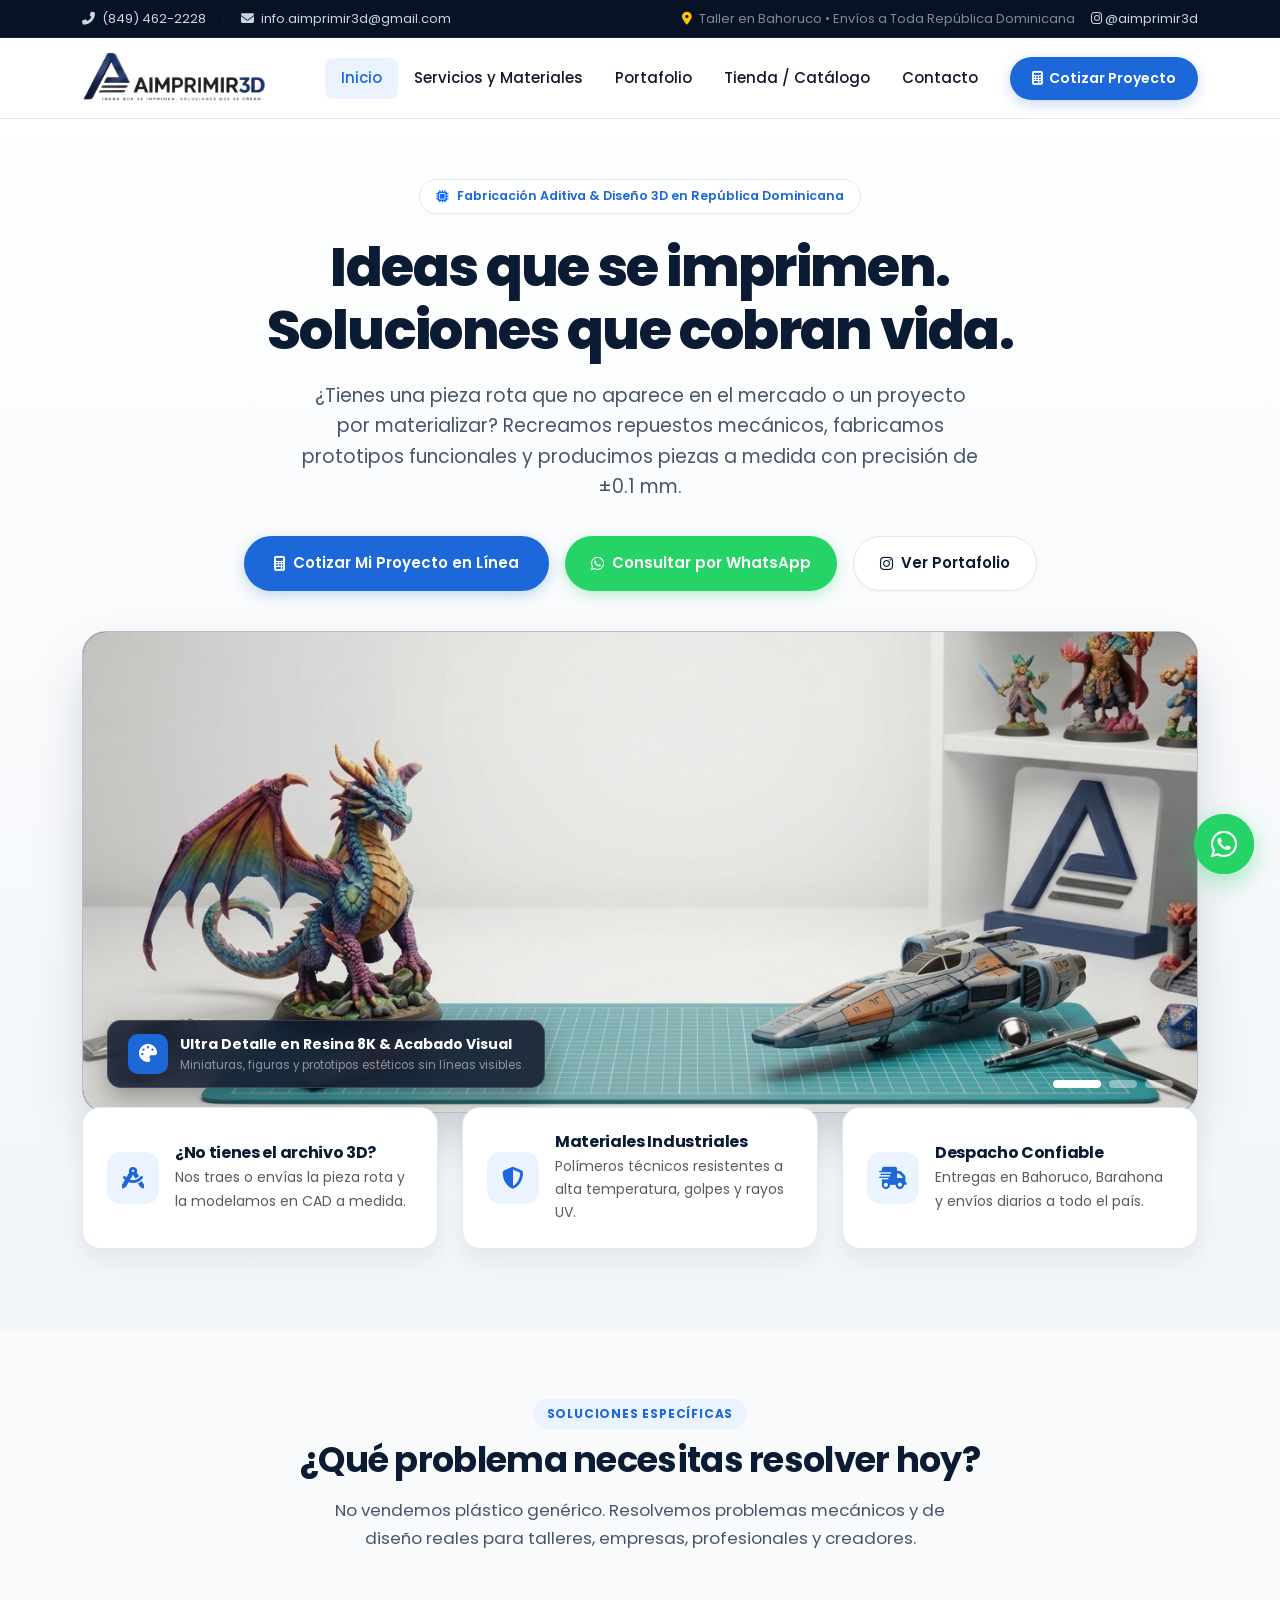
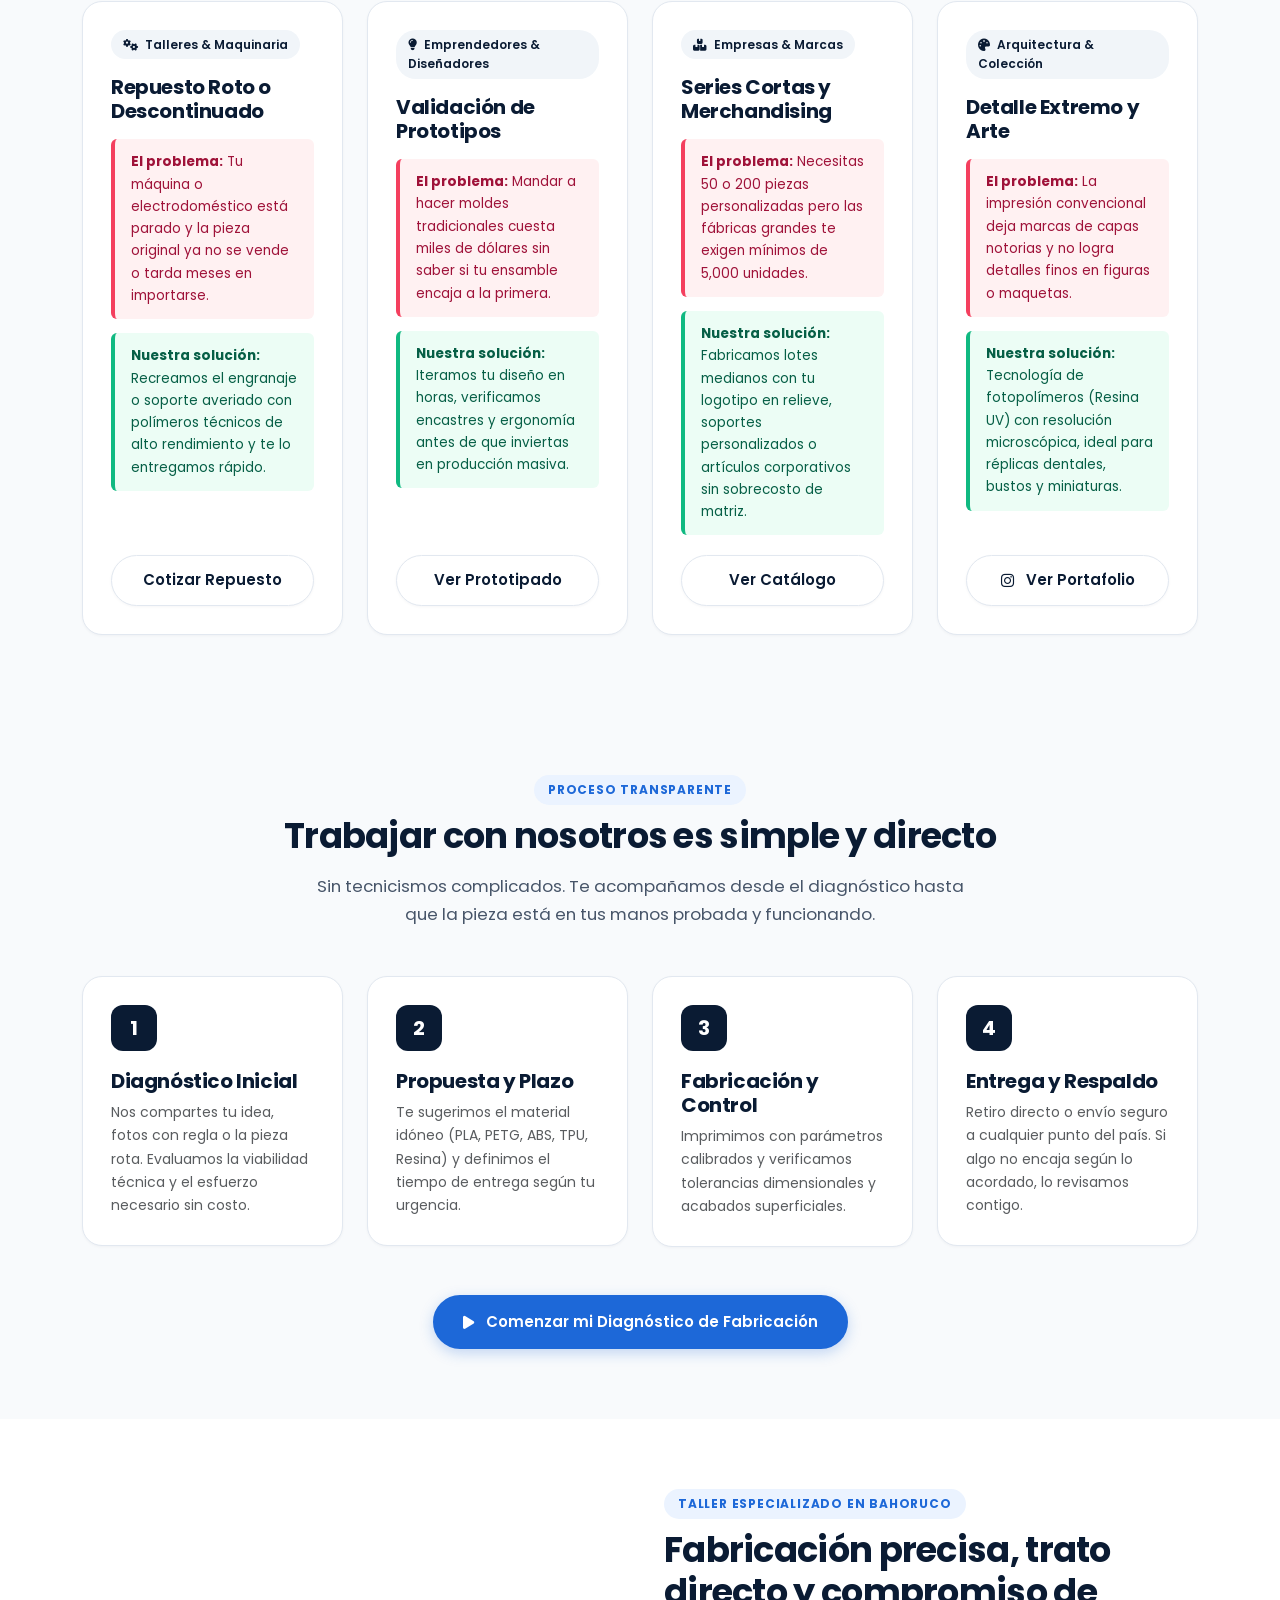
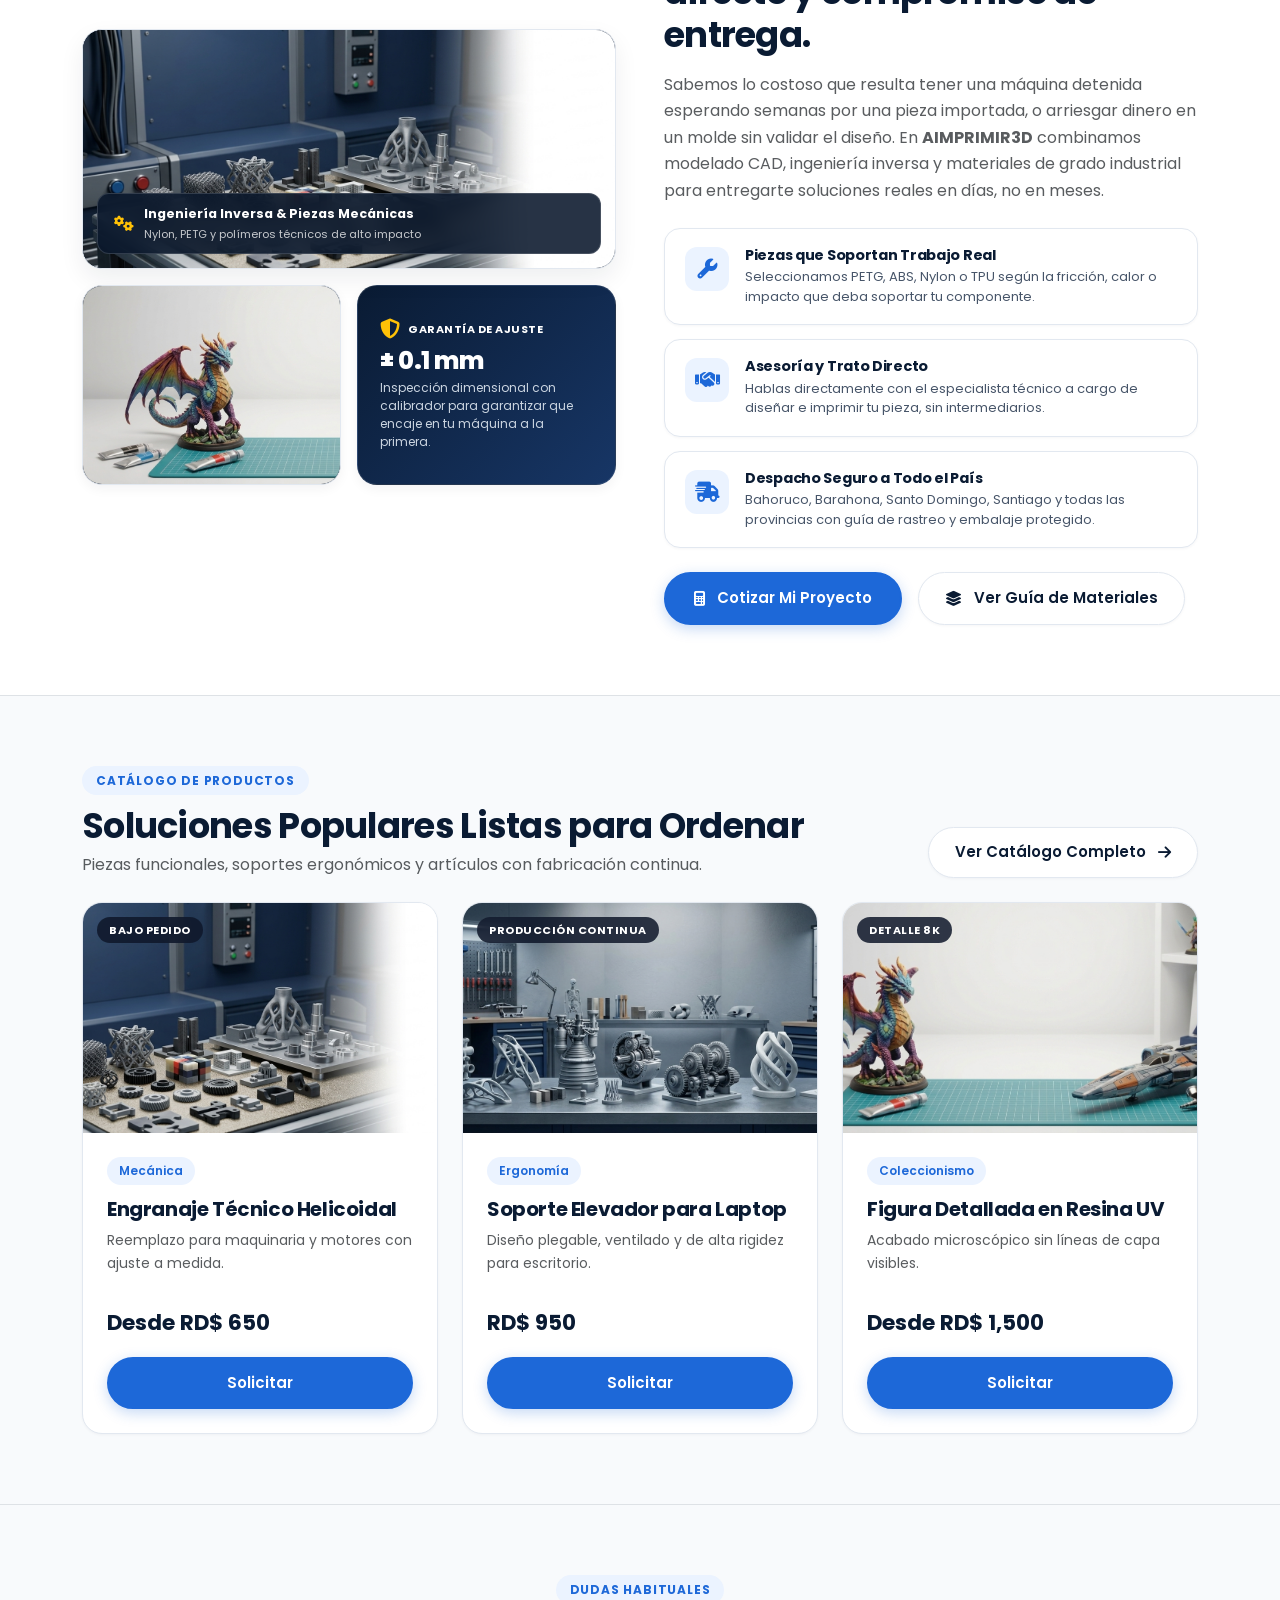
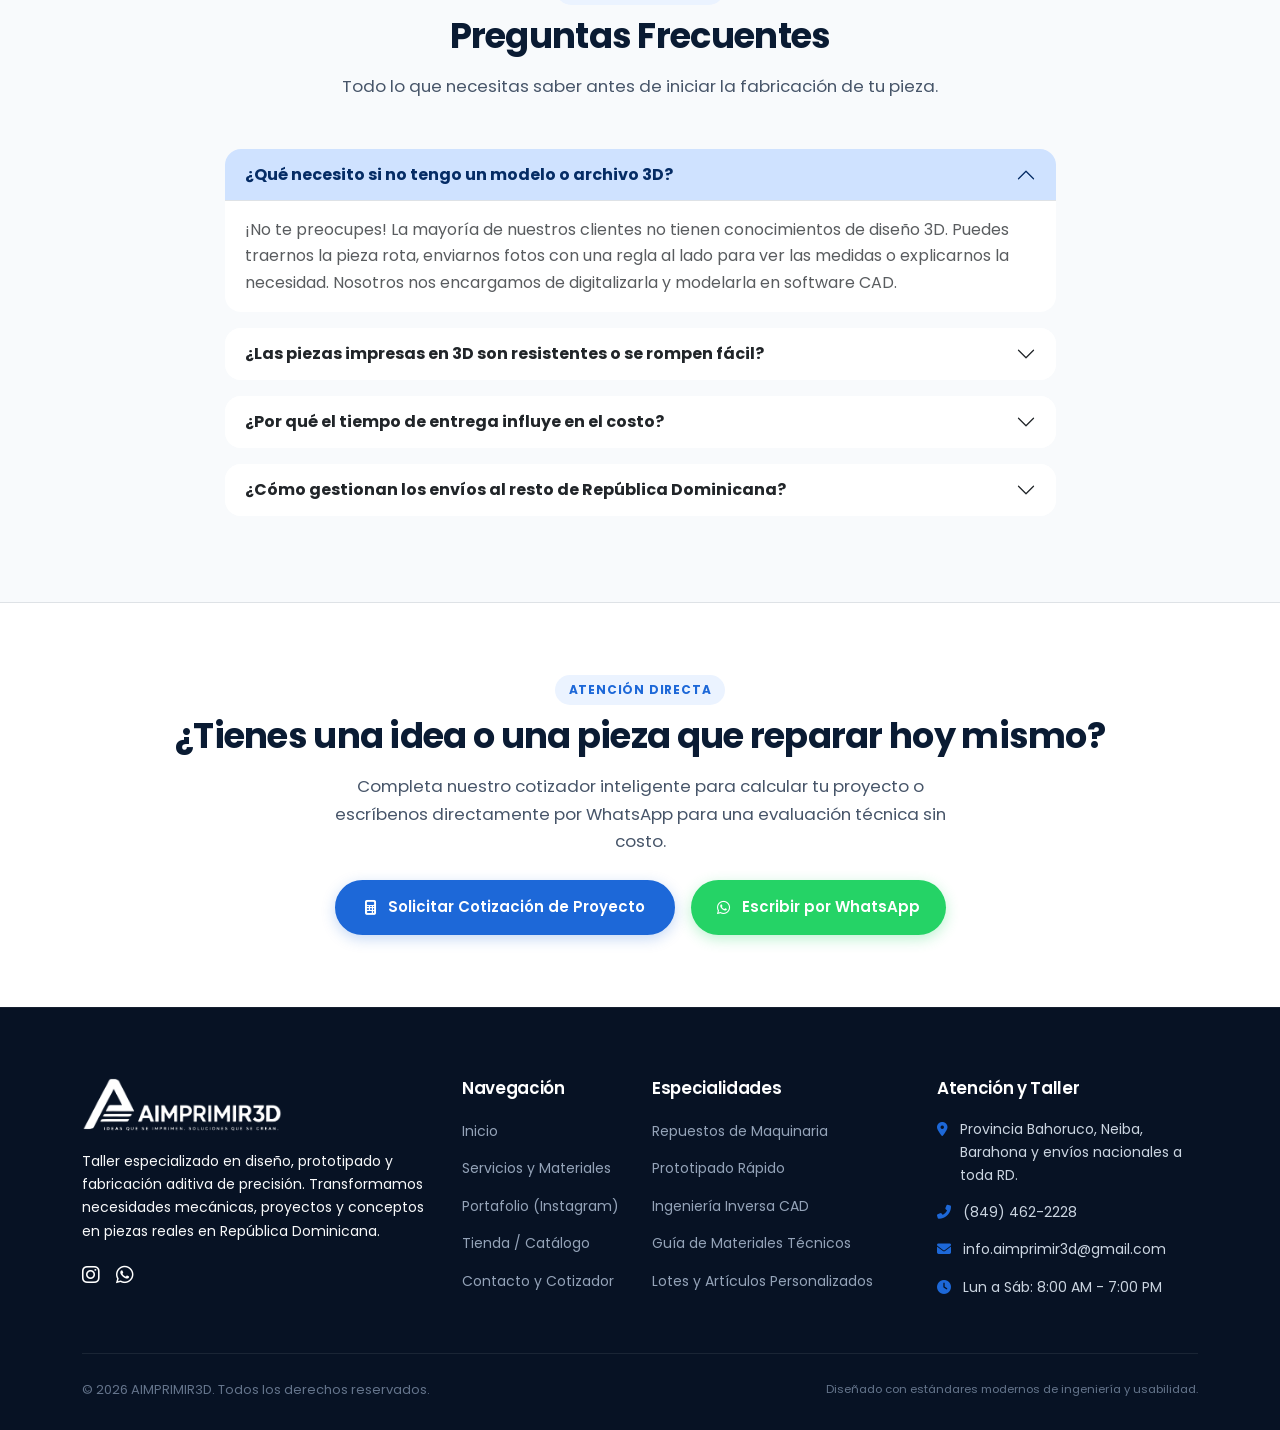
<file: public/index.html>
<!DOCTYPE html>
<html lang="es">
<head>
  <meta charset="UTF-8">
  <meta name="viewport" content="width=device-width, initial-scale=1.0">
  <meta http-equiv="X-UA-Compatible" content="IE=edge">

  <!-- SEO PRINCIPAL Y METADATOS ACTUALIZADOS -->
  <title>AIMPRIMIR3D | Fabricación e Impresión 3D Profesional en República Dominicana</title>
  <meta name="description" content="Servicios profesionales de impresión 3D, ingeniería inversa de repuestos mecánicos, prototipado rápido y fabricación en serie corta en Bahoruco, Barahona, Santo Domingo y todo el país.">
  <meta name="keywords" content="impresión 3D república dominicana, repuestos 3d neiba bahoruco, prototipos 3d barahona, diseño 3d santo domingo, piezas mecánicas 3d, figuras resina 3d">
  <meta name="author" content="AIMPRIMIR3D">
  <meta name="robots" content="index, follow, max-snippet:-1, max-image-preview:large, max-video-preview:-1">
  <link rel="canonical" href="https://aimprimir3d.com.do/">

  <!-- GEOLOCALIZACIÓN Y SEO LOCAL -->
  <meta name="geo.region" content="DO">
  <meta name="geo.placename" content="Bahoruco, República Dominicana">
  <meta name="geo.position" content="18.4826;-71.4172">
  <meta name="ICBM" content="18.4826, -71.4172">

  <!-- OPEN GRAPH / WHATSAPP / REDES SOCIALES -->
  <meta property="og:locale" content="es_DO">
  <meta property="og:type" content="website">
  <meta property="og:title" content="AIMPRIMIR3D | Impresión 3D, Diseño y Repuestos en República Dominicana">
  <meta property="og:description" content="¿Pieza rota o nueva idea? Diseñamos y fabricamos piezas 3D con precisión milimétrica en polímeros industriales y resina 8K con envíos a todo el país.">
  <meta property="og:url" content="https://aimprimir3d.com.do/">
  <meta property="og:site_name" content="AIMPRIMIR3D">
  <meta property="og:image" content="https://aimprimir3d.com.do/assets/img/logonombre.png">
  <meta property="og:image:width" content="1200">
  <meta property="og:image:height" content="300">
  <meta property="og:image:alt" content="Logotipo AIMPRIMIR3D - Impresión y Diseño 3D">

  <!-- TWITTER CARDS -->
  <meta name="twitter:card" content="summary_large_image">
  <meta name="twitter:title" content="AIMPRIMIR3D | Impresión 3D y Fabricación a Medida en RD">
  <meta name="twitter:description" content="Recreación de repuestos averiados, prototipado rápido y lotes personalizados en República Dominicana.">
  <meta name="twitter:image" content="https://aimprimir3d.com.do/assets/img/logonombre.png">

  <!-- VERIFICACIÓN GOOGLE SEARCH CONSOLE (Listo para ingresar código) -->
  <!-- <meta name="google-site-verification" content="CODIGO_SEARCH_CONSOLE"> -->

  <link rel="icon" type="image/png" href="assets/img/logo.ico">
  <link rel="apple-touch-icon" href="assets/img/logo.ico">

  <!-- DATOS ESTRUCTURADOS SCHEMA.ORG (JSON-LD) PARA GOOGLE RICH RESULTS -->
  <script type="application/ld+json">
  {
    "@context": "https://schema.org",
    "@graph": [
      {
        "@type": "LocalBusiness",
        "@id": "https://aimprimir3d.com.do/#business",
        "name": "AIMPRIMIR3D",
        "url": "https://aimprimir3d.com.do/",
        "logo": "https://aimprimir3d.com.do/assets/img/logonombre.png",
        "image": "https://aimprimir3d.com.do/assets/img/slide3.png",
        "telephone": "+18494622228",
        "email": "info.aimprimir3d@gmail.com",
        "priceRange": "$$",
        "address": {
          "@type": "PostalAddress",
          "addressLocality": "Bahoruco",
          "addressRegion": "Bahoruco",
          "addressCountry": "DO"
        },
        "geo": {
          "@type": "GeoCoordinates",
          "latitude": 18.4826,
          "longitude": -71.4172
        },
        "areaServed": [
          "Bahoruco",
          "Neiba",
          "Barahona",
          "Santo Domingo",
          "Santiago",
          "República Dominicana"
        ],
        "sameAs": [
          "https://www.instagram.com/aimprimir3d?vrfl=MWt5dHZ5N2p3MTFwYQ%3D%3D"
        ],
        "openingHoursSpecification": {
          "@type": "OpeningHoursSpecification",
          "dayOfWeek": [
            "Monday",
            "Tuesday",
            "Wednesday",
            "Thursday",
            "Friday",
            "Saturday"
          ],
          "opens": "08:00",
          "closes": "19:00"
        },
        "hasOfferCatalog": {
          "@type": "OfferCatalog",
          "name": "Servicios de Fabricación 3D",
          "itemListElement": [
            {
              "@type": "Offer",
              "itemOffered": {
                "@type": "Service",
                "name": "Ingeniería Inversa y Recreación de Piezas Rotas",
                "description": "Modelado CAD y fabricación aditiva de repuestos mecánicos descontinuados con tolerancias milimétricas."
              }
            },
            {
              "@type": "Offer",
              "itemOffered": {
                "@type": "Service",
                "name": "Impresión 3D Industrial FDM y Resina UV 8K",
                "description": "Fabricación en polímeros técnicos (PETG, ABS, Nylon, TPU) y fotopolímeros de ultra resolución."
              }
            },
            {
              "@type": "Offer",
              "itemOffered": {
                "@type": "Service",
                "name": "Prototipado Rápido y Validación de Producto",
                "description": "Fabricación rápida de prototipos funcionales para empresas, inventores y estudiantes."
              }
            }
          ]
        }
      },
      {
        "@type": "FAQPage",
        "@id": "https://aimprimir3d.com.do/#faq",
        "mainEntity": [
          {
            "@type": "Question",
            "name": "¿Qué necesito si no tengo un modelo o archivo 3D?",
            "acceptedAnswer": {
              "@type": "Answer",
              "text": "No te preocupes. Puedes traernos la pieza rota, enviarnos fotos con una regla al lado para ver las medidas o explicarnos la necesidad. Nosotros nos encargamos de digitalizarla y modelarla en software CAD."
            }
          },
          {
            "@type": "Question",
            "name": "¿Las piezas impresas en 3D son resistentes o se rompen fácil?",
            "acceptedAnswer": {
              "@type": "Answer",
              "text": "Depende totalmente del material elegido. Para piezas mecánicas o sometidas a calor utilizamos PETG, ABS, ASA o Nylon con densidades de hasta 100% de relleno, logrando una resistencia comparable a piezas inyectadas industriales."
            }
          },
          {
            "@type": "Question",
            "name": "¿Por qué el tiempo de entrega influye en el costo?",
            "acceptedAnswer": {
              "@type": "Answer",
              "text": "Una impresora 3D trabaja capa por capa con una capacidad fija de horas al día. Los pedidos con urgencia Express (24 a 48h) requieren prioridad inmediata de máquina o producción nocturna dedicada, aplicando un factor de urgencia. En tiempo estándar (1-2 semanas) se obtiene la tarifa base más equilibrada."
            }
          },
          {
            "@type": "Question",
            "name": "¿Cómo gestionan los envíos al resto de República Dominicana?",
            "acceptedAnswer": {
              "@type": "Answer",
              "text": "Entregamos directamente en Bahoruco, Neiba y Barahona, y despachamos diariamente hacia Santo Domingo, Santiago y todas las provincias a través de servicios de paquetería confiables (Caribe Tours, Metro Pac, Vimenpaq u otros) con número de rastreo."
            }
          }
        ]
      }
    ]
  }
  </script>

  <!-- ESTILOS Y FUENTES -->
  <link href="https://cdn.jsdelivr.net/npm/bootstrap@5.3.3/dist/css/bootstrap.min.css" rel="stylesheet">
  <link rel="preconnect" href="https://fonts.googleapis.com">
  <link rel="preconnect" href="https://fonts.gstatic.com" crossorigin>
  <link href="https://fonts.googleapis.com/css2?family=Poppins:wght@300;400;500;600;700;800&display=swap" rel="stylesheet">
  <link rel="stylesheet" href="https://cdnjs.cloudflare.com/ajax/libs/font-awesome/6.5.1/css/all.min.css">
  <link rel="stylesheet" href="assets/css/style.css">
</head>
<body>

  <!-- TOP BAR -->
  <div class="top-bar">
    <div class="container">
      <div class="d-flex justify-content-between align-items-center flex-wrap gap-2">
        <div class="d-flex align-items-center gap-3">
          <a href="tel:+18494622228"><i class="fas fa-phone-alt me-1 text-primary-light"></i> (849) 462-2228</a>
          <span class="d-none d-sm-inline text-muted opacity-50">|</span>
          <a href="mailto:info.aimprimir3d@gmail.com"><i class="fas fa-envelope me-1 text-primary-light"></i> info.aimprimir3d@gmail.com</a>
        </div>
        <div class="d-none d-md-flex align-items-center gap-3">
          <span class="text-white-50"><i class="fas fa-map-marker-alt text-warning me-1"></i> Taller en Bahoruco • Envíos a Toda República Dominicana</span>
          <a href="https://www.instagram.com/aimprimir3d/" target="_blank" rel="noopener"><i class="fab fa-instagram"></i> @aimprimir3d</a>
        </div>
      </div>
    </div>
  </div>

  <!-- NAVBAR -->
  <nav class="navbar navbar-expand-lg sticky-top">
    <div class="container">
      <a class="navbar-brand py-0" href="index.html">
        <img src="assets/img/logonombre.png" alt="AIMPRIMIR3D - Impresión y Diseño 3D">
      </a>
      <button class="navbar-toggler border-0" type="button" data-bs-toggle="collapse" data-bs-target="#navbarMain">
        <span class="navbar-toggler-icon"></span>
      </button>

      <div class="collapse navbar-collapse" id="navbarMain">
        <ul class="navbar-nav ms-auto align-items-lg-center">
          <li class="nav-item"><a class="nav-link active" href="index.html">Inicio</a></li>
          <li class="nav-item"><a class="nav-link" href="servicios.html">Servicios y Materiales</a></li>
          <li class="nav-item"><a class="nav-link" href="https://www.instagram.com/aimprimir3d?vrfl=MWt5dHZ5N2p3MTFwYQ%3D%3D" target="_blank" rel="noopener">Portafolio</a></li>
          <li class="nav-item"><a class="nav-link" href="tienda.html">Tienda / Catálogo</a></li>
          <li class="nav-item"><a class="nav-link" href="contacto.html">Contacto</a></li>
          <li class="nav-item ms-lg-3 mt-2 mt-lg-0">
            <a href="contacto.html" class="btn-nav-cta text-decoration-none">
              <i class="fas fa-calculator"></i> Cotizar Proyecto
            </a>
          </li>
        </ul>
      </div>
    </div>
  </nav>

  <!-- HERO MODERNO Y LUMINOSO CON ESCAPARATE PANORÁMICO -->
  <header class="hero-showcase">
    <div class="container">
      
      <!-- ENCABEZADO CENTRADO, CLARO Y HUMANO -->
      <div class="text-center max-w-850 mx-auto">
        <div class="hero-pill-badge">
          <i class="fas fa-microchip text-primary"></i> Fabricación Aditiva & Diseño 3D en República Dominicana
        </div>
        <h1 class="hero-title">Ideas que se imprimen.<br>Soluciones que cobran vida.</h1>
        <p class="hero-subtitle">
          ¿Tienes una pieza rota que no aparece en el mercado o un proyecto por materializar? Recreamos repuestos mecánicos, fabricamos prototipos funcionales y producimos piezas a medida con precisión de ±0.1 mm.
        </p>
        
        <div class="d-flex justify-content-center flex-wrap gap-3 mb-4">
          <a href="contacto.html" class="btn-primary-custom">
            <i class="fas fa-calculator"></i> Cotizar Mi Proyecto en Línea
          </a>
          <a href="https://wa.me/18494622228" target="_blank" class="btn-whatsapp-custom">
            <i class="fab fa-whatsapp"></i> Consultar por WhatsApp
          </a>
          <a href="https://www.instagram.com/aimprimir3d?vrfl=MWt5dHZ5N2p3MTFwYQ%3D%3D" target="_blank" rel="noopener" class="btn-outline-custom">
            <i class="fab fa-instagram"></i> Ver Portafolio
          </a>
        </div>
      </div>

      <!-- ESCAPARATE VISUAL PANORÁMICO (SLIDER DE ALTA DEFINICIÓN) -->
      <div class="hero-slider-frame">
        <div id="heroShowcaseCarousel" class="carousel slide carousel-fade" data-bs-ride="carousel" data-bs-interval="4500">
          
          <div class="carousel-inner">
            
            <!-- SLIDE 1: Figuras y Resina -->
            <div class="carousel-item active">
              <img src="assets/img/slide1.png" alt="Figuras detalladas en resina e impresión 3D artística">
              <div class="hero-photo-tag">
                <div class="tag-icon"><i class="fas fa-palette"></i></div>
                <div>
                  <div class="fw-bold small">Ultra Detalle en Resina 8K & Acabado Visual</div>
                  <div class="text-white-50" style="font-size: 11.5px;">Miniaturas, figuras y prototipos estéticos sin líneas visibles.</div>
                </div>
              </div>
            </div>

            <!-- SLIDE 2: Repuestos mecánicos e ingeniería -->
            <div class="carousel-item">
              <img src="assets/img/slide2.png" alt="Engranajes técnicos y repuestos mecánicos impresos en 3D">
              <div class="hero-photo-tag">
                <div class="tag-icon"><i class="fas fa-cogs"></i></div>
                <div>
                  <div class="fw-bold small">Ingeniería Inversa & Repuestos Mecánicos</div>
                  <div class="text-white-50" style="font-size: 11.5px;">Fabricación en Nylon, PETG y materiales resistentes a fricción y calor.</div>
                </div>
              </div>
            </div>

            <!-- SLIDE 3: Taller y herramientas -->
            <div class="carousel-item">
              <img src="assets/img/slide3.png" alt="Taller de fabricación 3D profesional AIMPRIMIR3D">
              <div class="hero-photo-tag">
                <div class="tag-icon"><i class="fas fa-tools"></i></div>
                <div>
                  <div class="fw-bold small">Taller Técnico Especializado en Bahoruco</div>
                  <div class="text-white-50" style="font-size: 11.5px;">Control de tolerancias milimétricas y envíos seguros a todo el país.</div>
                </div>
              </div>
            </div>

          </div>

          <!-- Indicadores Modernos -->
          <div class="hero-carousel-indicators">
            <button type="button" data-bs-target="#heroShowcaseCarousel" data-bs-slide-to="0" class="active" aria-current="true"></button>
            <button type="button" data-bs-target="#heroShowcaseCarousel" data-bs-slide-to="1"></button>
            <button type="button" data-bs-target="#heroShowcaseCarousel" data-bs-slide-to="2"></button>
          </div>

        </div>
      </div>

      <!-- FILA DE TARJETAS DE CONFIANZA Y GARANTÍA -->
      <div class="row g-4 trust-cards-row">
        
        <div class="col-md-4">
          <div class="trust-card">
            <div class="trust-icon">
              <i class="fas fa-drafting-compass"></i>
            </div>
            <div>
              <h6 class="fw-bold mb-1">¿No tienes el archivo 3D?</h6>
              <p class="small text-muted mb-0">Nos traes o envías la pieza rota y la modelamos en CAD a medida.</p>
            </div>
          </div>
        </div>

        <div class="col-md-4">
          <div class="trust-card">
            <div class="trust-icon">
              <i class="fas fa-shield-alt"></i>
            </div>
            <div>
              <h6 class="fw-bold mb-1">Materiales Industriales</h6>
              <p class="small text-muted mb-0">Polímeros técnicos resistentes a alta temperatura, golpes y rayos UV.</p>
            </div>
          </div>
        </div>

        <div class="col-md-4">
          <div class="trust-card">
            <div class="trust-icon">
              <i class="fas fa-truck-fast"></i>
            </div>
            <div>
              <h6 class="fw-bold mb-1">Despacho Confiable</h6>
              <p class="small text-muted mb-0">Entregas en Bahoruco, Barahona y envíos diarios a todo el país.</p>
            </div>
          </div>
        </div>

      </div>

    </div>
  </header>

  <!-- SECCIÓN: QUÉ PROBLEMAS RESOLVEMOS HOY (HUMANO & ENFOCADO EN VALOR) -->
  <section class="section-padding">
    <div class="container">
      <div class="text-center max-w-700 mx-auto mb-5">
        <span class="section-badge">Soluciones Específicas</span>
        <h2 class="section-title">¿Qué problema necesitas resolver hoy?</h2>
        <p class="section-subtitle mx-auto">
          No vendemos plástico genérico. Resolvemos problemas mecánicos y de diseño reales para talleres, empresas, profesionales y creadores.
        </p>
      </div>

      <div class="row g-4">
        <!-- Tarjeta 1: Repuestos mecánicos -->
        <div class="col-md-6 col-lg-3">
          <div class="solution-card">
            <span class="tag-user"><i class="fas fa-cogs me-1"></i> Talleres & Maquinaria</span>
            <h5 class="fw-bold mb-3">Repuesto Roto o Descontinuado</h5>
            <div class="problem-box">
              <strong>El problema:</strong> Tu máquina o electrodoméstico está parado y la pieza original ya no se vende o tarda meses en importarse.
            </div>
            <div class="solution-box">
              <strong>Nuestra solución:</strong> Recreamos el engranaje o soporte averiado con polímeros técnicos de alto rendimiento y te lo entregamos rápido.
            </div>
            <a href="contacto.html" class="btn btn-outline-custom btn-sm mt-auto">Cotizar Repuesto</a>
          </div>
        </div>

        <!-- Tarjeta 2: Prototipos -->
        <div class="col-md-6 col-lg-3">
          <div class="solution-card">
            <span class="tag-user"><i class="fas fa-lightbulb me-1"></i> Emprendedores & Diseñadores</span>
            <h5 class="fw-bold mb-3">Validación de Prototipos</h5>
            <div class="problem-box">
              <strong>El problema:</strong> Mandar a hacer moldes tradicionales cuesta miles de dólares sin saber si tu ensamble encaja a la primera.
            </div>
            <div class="solution-box">
              <strong>Nuestra solución:</strong> Iteramos tu diseño en horas, verificamos encastres y ergonomía antes de que inviertas en producción masiva.
            </div>
            <a href="servicios.html" class="btn btn-outline-custom btn-sm mt-auto">Ver Prototipado</a>
          </div>
        </div>

        <!-- Tarjeta 3: Producción en Serie -->
        <div class="col-md-6 col-lg-3">
          <div class="solution-card">
            <span class="tag-user"><i class="fas fa-boxes-stacked me-1"></i> Empresas & Marcas</span>
            <h5 class="fw-bold mb-3">Series Cortas y Merchandising</h5>
            <div class="problem-box">
              <strong>El problema:</strong> Necesitas 50 o 200 piezas personalizadas pero las fábricas grandes te exigen mínimos de 5,000 unidades.
            </div>
            <div class="solution-box">
              <strong>Nuestra solución:</strong> Fabricamos lotes medianos con tu logotipo en relieve, soportes personalizados o artículos corporativos sin sobrecosto de matriz.
            </div>
            <a href="tienda.html" class="btn btn-outline-custom btn-sm mt-auto">Ver Catálogo</a>
          </div>
        </div>

        <!-- Tarjeta 4: Modelismo y Resina -->
        <div class="col-md-6 col-lg-3">
          <div class="solution-card">
            <span class="tag-user"><i class="fas fa-palette me-1"></i> Arquitectura & Colección</span>
            <h5 class="fw-bold mb-3">Detalle Extremo y Arte</h5>
            <div class="problem-box">
              <strong>El problema:</strong> La impresión convencional deja marcas de capas notorias y no logra detalles finos en figuras o maquetas.
            </div>
            <div class="solution-box">
              <strong>Nuestra solución:</strong> Tecnología de fotopolímeros (Resina UV) con resolución microscópica, ideal para réplicas dentales, bustos y miniaturas.
            </div>
            <a href="https://www.instagram.com/aimprimir3d?vrfl=MWt5dHZ5N2p3MTFwYQ%3D%3D" target="_blank" rel="noopener" class="btn btn-outline-custom btn-sm mt-auto"><i class="fab fa-instagram me-1"></i> Ver Portafolio</a>
          </div>
        </div>
      </div>
    </div>
  </section>

  <!-- SECCIÓN: CÓMO TRABAJAMOS (TRANSPARENTE Y SENCILLO) -->
  <section class="section-padding bg-subtle">
    <div class="container">
      <div class="text-center max-w-700 mx-auto mb-5">
        <span class="section-badge">Proceso Transparente</span>
        <h2 class="section-title">Trabajar con nosotros es simple y directo</h2>
        <p class="section-subtitle mx-auto">
          Sin tecnicismos complicados. Te acompañamos desde el diagnóstico hasta que la pieza está en tus manos probada y funcionando.
        </p>
      </div>

      <div class="row g-4">
        <div class="col-md-6 col-lg-3">
          <div class="card-custom">
            <div class="step-number">1</div>
            <h5 class="fw-bold mb-2">Diagnóstico Inicial</h5>
            <p class="small text-muted mb-0">
              Nos compartes tu idea, fotos con regla o la pieza rota. Evaluamos la viabilidad técnica y el esfuerzo necesario sin costo.
            </p>
          </div>
        </div>

        <div class="col-md-6 col-lg-3">
          <div class="card-custom">
            <div class="step-number">2</div>
            <h5 class="fw-bold mb-2">Propuesta y Plazo</h5>
            <p class="small text-muted mb-0">
              Te sugerimos el material idóneo (PLA, PETG, ABS, TPU, Resina) y definimos el tiempo de entrega según tu urgencia.
            </p>
          </div>
        </div>

        <div class="col-md-6 col-lg-3">
          <div class="card-custom">
            <div class="step-number">3</div>
            <h5 class="fw-bold mb-2">Fabricación y Control</h5>
            <p class="small text-muted mb-0">
              Imprimimos con parámetros calibrados y verificamos tolerancias dimensionales y acabados superficiales.
            </p>
          </div>
        </div>

        <div class="col-md-6 col-lg-3">
          <div class="card-custom">
            <div class="step-number">4</div>
            <h5 class="fw-bold mb-2">Entrega y Respaldo</h5>
            <p class="small text-muted mb-0">
              Retiro directo o envío seguro a cualquier punto del país. Si algo no encaja según lo acordado, lo revisamos contigo.
            </p>
          </div>
        </div>
      </div>

      <div class="text-center mt-5">
        <a href="contacto.html" class="btn-primary-custom">
          <i class="fas fa-play me-1"></i> Comenzar mi Diagnóstico de Fabricación
        </a>
      </div>
    </div>
  </section>

  <!-- SECCIÓN: SOBRE NOSOTROS (COMPOSICIÓN VISUAL Y CONFIANZA TÉCNICA) -->
  <section class="section-padding bg-white">
    <div class="container">
      <div class="row align-items-center g-5">
        
        <!-- COMPOSICIÓN VISUAL DE PIEZAS Y TALLER (3 TARJETAS ENFOCADAS) -->
        <div class="col-lg-6">
          <div class="showcase-grid-composite">
            
            <!-- Foto 1: Piezas mecánicas e industriales enfocadas -->
            <div class="composite-card-large">
              <img src="assets/img/slide2.png" alt="Piezas mecánicas, engranajes y acoples de precisión AIMPRIMIR3D">
              <div class="composite-tag-floating">
                <i class="fas fa-cogs text-warning fa-lg"></i>
                <div>
                  <strong>Ingeniería Inversa & Piezas Mecánicas</strong>
                  <div class="opacity-75" style="font-size: 11px;">Nylon, PETG y polímeros técnicos de alto impacto</div>
                </div>
              </div>
            </div>

            <!-- Foto 2: Detalle en resina y acabado artístico -->
            <div class="composite-card-small">
              <img src="assets/img/slide1.png" alt="Figura detallada en resina 8K con pintura artística">
            </div>

            <!-- Métrica de Taller: Garantía y Precisión -->
            <div class="composite-card-metric">
              <div class="d-flex align-items-center gap-2 mb-2">
                <i class="fas fa-shield-alt text-warning fs-5"></i>
                <span class="text-uppercase fw-bold" style="font-size: 11px; letter-spacing: 0.5px;">Garantía de Ajuste</span>
              </div>
              <h4>± 0.1 mm</h4>
              <p>Inspección dimensional con calibrador para garantizar que encaje en tu máquina a la primera.</p>
            </div>

          </div>
        </div>

        <!-- CONTENIDO Y PILARES DE CONFIANZA -->
        <div class="col-lg-6">
          <span class="section-badge">Taller Especializado en Bahoruco</span>
          <h2 class="section-title">Fabricación precisa, trato directo y compromiso de entrega.</h2>
          <p class="text-muted mb-4">
            Sabemos lo costoso que resulta tener una máquina detenida esperando semanas por una pieza importada, o arriesgar dinero en un molde sin validar el diseño. En <strong>AIMPRIMIR3D</strong> combinamos modelado CAD, ingeniería inversa y materiales de grado industrial para entregarte soluciones reales en días, no en meses.
          </p>

          <!-- 3 Tarjetas de Confianza Espaciosas y Claras -->
          <div class="mb-4">
            <div class="trust-benefit-card">
              <div class="trust-benefit-icon">
                <i class="fas fa-wrench"></i>
              </div>
              <div>
                <h6>Piezas que Soportan Trabajo Real</h6>
                <p>Seleccionamos PETG, ABS, Nylon o TPU según la fricción, calor o impacto que deba soportar tu componente.</p>
              </div>
            </div>

            <div class="trust-benefit-card">
              <div class="trust-benefit-icon">
                <i class="fas fa-handshake"></i>
              </div>
              <div>
                <h6>Asesoría y Trato Directo</h6>
                <p>Hablas directamente con el especialista técnico a cargo de diseñar e imprimir tu pieza, sin intermediarios.</p>
              </div>
            </div>

            <div class="trust-benefit-card">
              <div class="trust-benefit-icon">
                <i class="fas fa-truck-fast"></i>
              </div>
              <div>
                <h6>Despacho Seguro a Todo el País</h6>
                <p>Bahoruco, Barahona, Santo Domingo, Santiago y todas las provincias con guía de rastreo y embalaje protegido.</p>
              </div>
            </div>
          </div>

          <div class="d-flex flex-wrap gap-3">
            <a href="contacto.html" class="btn btn-primary-custom">
              <i class="fas fa-calculator me-1"></i> Cotizar Mi Proyecto
            </a>
            <a href="servicios.html" class="btn btn-outline-custom">
              <i class="fas fa-layer-group me-1"></i> Ver Guía de Materiales
            </a>
          </div>
        </div>

      </div>
    </div>
  </section>

  <!-- ADELANTO DE LA TIENDA / CATÁLOGO -->
  <section class="section-padding bg-subtle border-top border-bottom">
    <div class="container">
      <div class="d-flex justify-content-between align-items-end flex-wrap gap-3 mb-4">
        <div>
          <span class="section-badge">Catálogo de Productos</span>
          <h2 class="section-title mb-1">Soluciones Populares Listas para Ordenar</h2>
          <p class="text-muted mb-0">Piezas funcionales, soportes ergonómicos y artículos con fabricación continua.</p>
        </div>
        <a href="tienda.html" class="btn btn-outline-custom">
          Ver Catálogo Completo <i class="fas fa-arrow-right ms-1"></i>
        </a>
      </div>

      <div class="row g-4">
        <div class="col-md-4">
          <div class="store-card">
            <div class="store-thumb">
              <img src="assets/img/slide2.png" alt="Engranaje a medida">
              <span class="store-status-badge">Bajo Pedido</span>
            </div>
            <div class="store-body">
              <span class="meta-badge">Mecánica</span>
              <h5 class="fw-bold mb-2">Engranaje Técnico Helicoidal</h5>
              <p class="small text-muted mb-3">Reemplazo para maquinaria y motores con ajuste a medida.</p>
              <div class="store-price mb-3">Desde RD$ 650</div>
              <a href="contacto.html?producto=Engranaje%20Tecnico" class="btn btn-primary-custom btn-sm">Solicitar</a>
            </div>
          </div>
        </div>

        <div class="col-md-4">
          <div class="store-card">
            <div class="store-thumb">
              <img src="assets/img/slide3.png" alt="Soporte ergonómico">
              <span class="store-status-badge">Producción Continua</span>
            </div>
            <div class="store-body">
              <span class="meta-badge">Ergonomía</span>
              <h5 class="fw-bold mb-2">Soporte Elevador para Laptop</h5>
              <p class="small text-muted mb-3">Diseño plegable, ventilado y de alta rigidez para escritorio.</p>
              <div class="store-price mb-3">RD$ 950</div>
              <a href="contacto.html?producto=Soporte%20Laptop" class="btn btn-primary-custom btn-sm">Solicitar</a>
            </div>
          </div>
        </div>

        <div class="col-md-4">
          <div class="store-card">
            <div class="store-thumb">
              <img src="assets/img/slide1.png" alt="Figura en Resina">
              <span class="store-status-badge">Detalle 8K</span>
            </div>
            <div class="store-body">
              <span class="meta-badge">Coleccionismo</span>
              <h5 class="fw-bold mb-2">Figura Detallada en Resina UV</h5>
              <p class="small text-muted mb-3">Acabado microscópico sin líneas de capa visibles.</p>
              <div class="store-price mb-3">Desde RD$ 1,500</div>
              <a href="contacto.html?producto=Figura%20Resina" class="btn btn-primary-custom btn-sm">Solicitar</a>
            </div>
          </div>
        </div>
      </div>
    </div>
  </section>

  <!-- PREGUNTAS FRECUENTES (FAQ) -->
  <section class="section-padding">
    <div class="container">
      <div class="text-center max-w-700 mx-auto mb-5">
        <span class="section-badge">Dudas Habituales</span>
        <h2 class="section-title">Preguntas Frecuentes</h2>
        <p class="section-subtitle mx-auto">
          Todo lo que necesitas saber antes de iniciar la fabricación de tu pieza.
        </p>
      </div>

      <div class="row justify-content-center">
        <div class="col-lg-9">
          <div class="accordion" id="faqAccordion">
            <div class="accordion-item border-0 mb-3 rounded-4 shadow-xs overflow-hidden border">
              <h2 class="accordion-header">
                <button class="accordion-button fw-bold" type="button" data-bs-toggle="collapse" data-bs-target="#faq1">
                  ¿Qué necesito si no tengo un modelo o archivo 3D?
                </button>
              </h2>
              <div id="faq1" class="accordion-collapse collapse show" data-bs-parent="#faqAccordion">
                <div class="accordion-body text-muted">
                  ¡No te preocupes! La mayoría de nuestros clientes no tienen conocimientos de diseño 3D. Puedes traernos la pieza rota, enviarnos fotos con una regla al lado para ver las medidas o explicarnos la necesidad. Nosotros nos encargamos de digitalizarla y modelarla en software CAD.
                </div>
              </div>
            </div>

            <div class="accordion-item border-0 mb-3 rounded-4 shadow-xs overflow-hidden border">
              <h2 class="accordion-header">
                <button class="accordion-button collapsed fw-bold" type="button" data-bs-toggle="collapse" data-bs-target="#faq2">
                  ¿Las piezas impresas en 3D son resistentes o se rompen fácil?
                </button>
              </h2>
              <div id="faq2" class="accordion-collapse collapse" data-bs-parent="#faqAccordion">
                <div class="accordion-body text-muted">
                  Depende totalmente del material y la orientación de fabricación elegida. El plástico PLA es ideal para maquetas y organizadores; pero para piezas mecánicas o sometidas a calor utilizamos <strong>PETG, ABS, ASA o Nylon</strong> con rellenos de hasta 100% de densidad, logrando una resistencia comparable a piezas inyectadas industriales.
                </div>
              </div>
            </div>

            <div class="accordion-item border-0 mb-3 rounded-4 shadow-xs overflow-hidden border">
              <h2 class="accordion-header">
                <button class="accordion-button collapsed fw-bold" type="button" data-bs-toggle="collapse" data-bs-target="#faq3">
                  ¿Por qué el tiempo de entrega influye en el costo?
                </button>
              </h2>
              <div id="faq3" class="accordion-collapse collapse" data-bs-parent="#faqAccordion">
                <div class="accordion-body text-muted">
                  Una impresora 3D trabaja capa por capa y cada máquina tiene una capacidad fija de horas al día. Cuando solicitas un pedido con urgencia Express (24 a 48h), debemos pausar otros trabajos en cola o poner máquinas a trabajar de noche exclusivamente para tu proyecto, lo que amerita una tasa de prioridad. Si cuentas con tiempo estándar (1-2 semanas), obtienes siempre la mejor tarifa base.
                </div>
              </div>
            </div>

            <div class="accordion-item border-0 mb-3 rounded-4 shadow-xs overflow-hidden border">
              <h2 class="accordion-header">
                <button class="accordion-button collapsed fw-bold" type="button" data-bs-toggle="collapse" data-bs-target="#faq4">
                  ¿Cómo gestionan los envíos al resto de República Dominicana?
                </button>
              </h2>
              <div id="faq4" class="accordion-collapse collapse" data-bs-parent="#faqAccordion">
                <div class="accordion-body text-muted">
                  Entregamos directamente en Bahoruco, Neiba y Barahona, y despachamos diariamente hacia Santo Domingo, Santiago y todas las provincias a través de servicios de transporte y mensajería confiables (Caribe Tours, Metro, Vimenpaq u otros de tu preferencia) con número de seguimiento.
                </div>
              </div>
            </div>
          </div>
        </div>
      </div>
    </div>
  </section>

  <!-- CTA PRINCIPAL -->
  <section class="py-5 bg-white border-top text-center position-relative">
    <div class="container py-4">
      <span class="section-badge">Atención Directa</span>
      <h2 class="section-title mb-3">¿Tienes una idea o una pieza que reparar hoy mismo?</h2>
      <p class="section-subtitle mx-auto mb-4">
        Completa nuestro cotizador inteligente para calcular tu proyecto o escríbenos directamente por WhatsApp para una evaluación técnica sin costo.
      </p>
      <div class="d-flex justify-content-center flex-wrap gap-3">
        <a href="contacto.html" class="btn-primary-custom btn-lg">
          <i class="fas fa-calculator me-1"></i> Solicitar Cotización de Proyecto
        </a>
        <a href="https://wa.me/18494622228" target="_blank" class="btn-whatsapp-custom btn-lg">
          <i class="fab fa-whatsapp me-1"></i> Escribir por WhatsApp
        </a>
      </div>
    </div>
  </section>

  <!-- FOOTER -->
  <footer class="footer-main">
    <div class="container">
      <div class="row g-4">
        <div class="col-lg-4 mb-3">
          <img src="assets/img/logonombre.png" alt="AIMPRIMIR3D" width="200" class="mb-3" style="filter: brightness(0) invert(1);">
          <p class="small text-light">
            Taller especializado en diseño, prototipado y fabricación aditiva de precisión. Transformamos necesidades mecánicas, proyectos y conceptos en piezas reales en República Dominicana.
          </p>
          <div class="d-flex gap-3 mt-3">
            <a href="https://www.instagram.com/aimprimir3d?vrfl=MWt5dHZ5N2p3MTFwYQ%3D%3D" target="_blank" rel="noopener" class="text-white fs-5"><i class="fab fa-instagram"></i></a>
            <a href="https://wa.me/18494622228" target="_blank" class="text-white fs-5"><i class="fab fa-whatsapp"></i></a>
          </div>
        </div>

        <div class="col-6 col-lg-2">
          <h5>Navegación</h5>
          <ul class="footer-links">
            <li><a href="index.html">Inicio</a></li>
            <li><a href="servicios.html">Servicios y Materiales</a></li>
            <li><a href="https://www.instagram.com/aimprimir3d?vrfl=MWt5dHZ5N2p3MTFwYQ%3D%3D" target="_blank" rel="noopener">Portafolio (Instagram)</a></li>
            <li><a href="tienda.html">Tienda / Catálogo</a></li>
            <li><a href="contacto.html">Contacto y Cotizador</a></li>
          </ul>
        </div>

        <div class="col-6 col-lg-3">
          <h5>Especialidades</h5>
          <ul class="footer-links">
            <li><a href="servicios.html#mecanica">Repuestos de Maquinaria</a></li>
            <li><a href="servicios.html#prototipado">Prototipado Rápido</a></li>
            <li><a href="servicios.html#ingenieria">Ingeniería Inversa CAD</a></li>
            <li><a href="servicios.html#materiales">Guía de Materiales Técnicos</a></li>
            <li><a href="tienda.html">Lotes y Artículos Personalizados</a></li>
          </ul>
        </div>

        <div class="col-lg-3">
          <h5>Atención y Taller</h5>
          <div class="footer-contact-item">
            <i class="fas fa-map-marker-alt"></i>
            <span>Provincia Bahoruco, Neiba, Barahona y envíos nacionales a toda RD.</span>
          </div>
          <div class="footer-contact-item">
            <i class="fas fa-phone-alt"></i>
            <a href="tel:+18494622228">(849) 462-2228</a>
          </div>
          <div class="footer-contact-item">
            <i class="fas fa-envelope"></i>
            <a href="mailto:info.aimprimir3d@gmail.com">info.aimprimir3d@gmail.com</a>
          </div>
          <div class="footer-contact-item">
            <i class="fas fa-clock"></i>
            <span>Lun a Sáb: 8:00 AM - 7:00 PM</span>
          </div>
        </div>
      </div>

      <div class="footer-bottom d-flex justify-content-between align-items-center flex-wrap gap-2">
        <div>
          © <span id="current-year">2026</span> AIMPRIMIR3D. Todos los derechos reservados.
        </div>
        <div class="small">
          Diseñado con estándares modernos de ingeniería y usabilidad.
        </div>
      </div>
    </div>
  </footer>

  <!-- BOTÓN FLOTANTE DE WHATSAPP -->
  <a href="https://wa.me/18494622228" target="_blank" rel="noopener" class="whatsapp-float-btn" title="Contactar por WhatsApp">
    <div class="pulse-ring"></div>
    <i class="fab fa-whatsapp"></i>
  </a>

  <!-- SCRIPTS -->
  <script src="https://cdn.jsdelivr.net/npm/bootstrap@5.3.3/dist/js/bootstrap.bundle.min.js"></script>
  <script src="assets/js/main.js"></script>
</body>
</html>
</file>
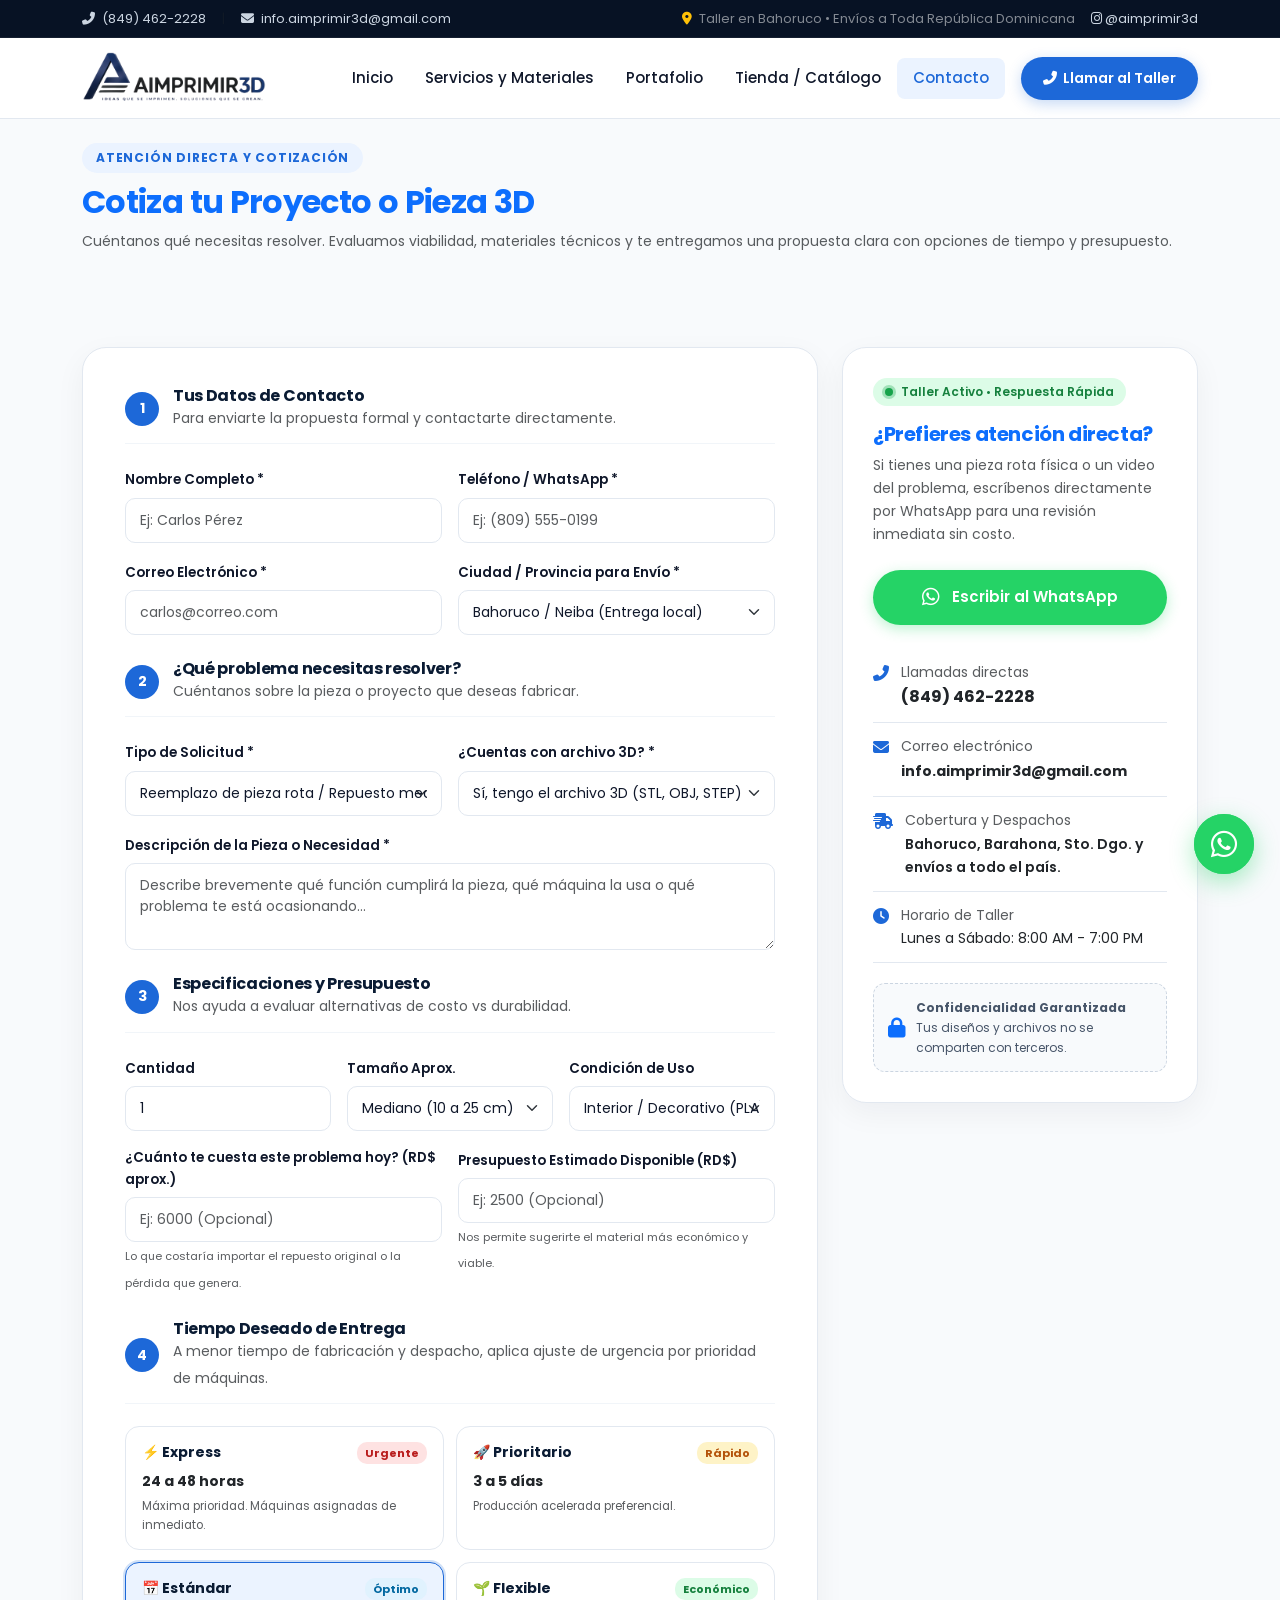
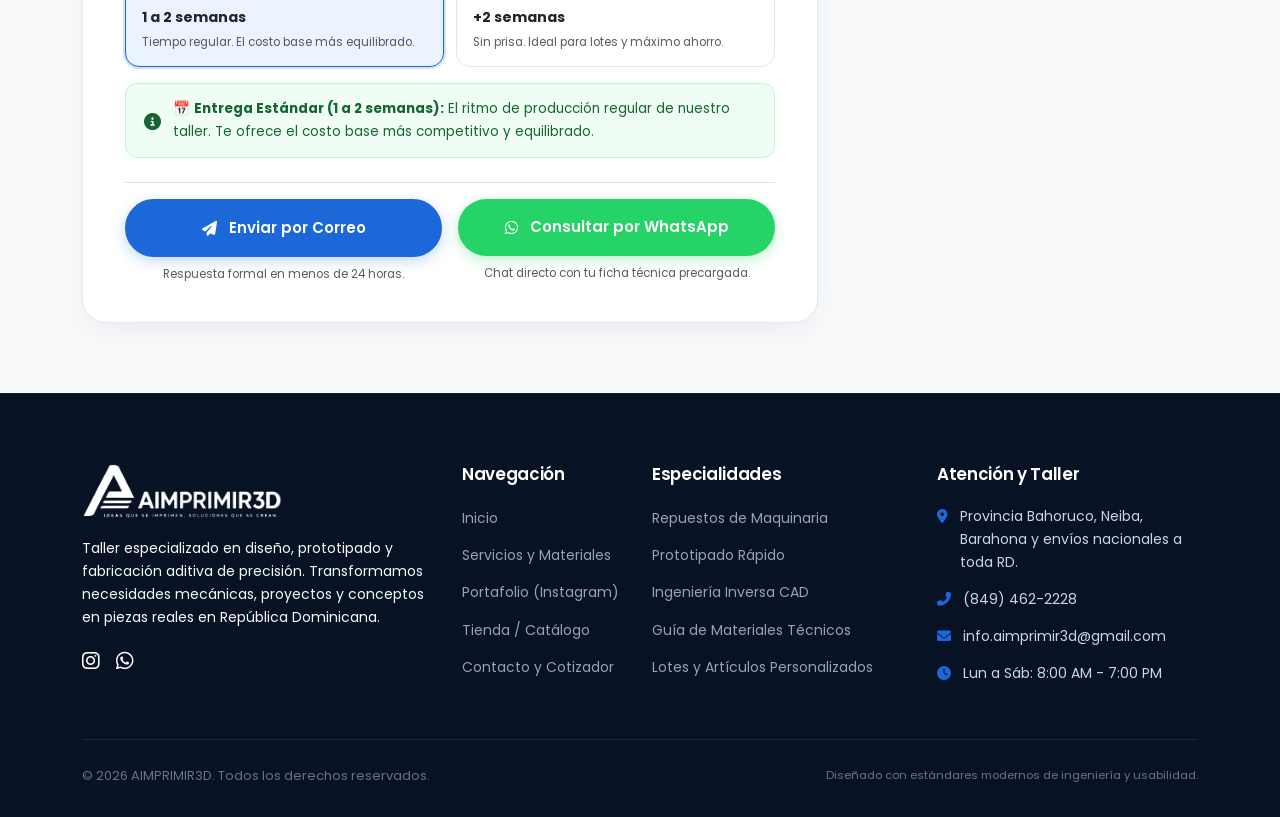
<file: public/contacto.html>
<!DOCTYPE html>
<html lang="es">
<head>
  <meta charset="UTF-8">
  <meta name="viewport" content="width=device-width, initial-scale=1.0">
  <!-- SEO PRINCIPAL Y METADATOS ACTUALIZADOS -->
  <title>Cotizador y Contacto Directo | AIMPRIMIR3D República Dominicana</title>
  <meta name="description" content="Cotiza la fabricación de tu pieza 3D, prototipo o repuesto mecánico. Diagnóstico técnico inmediato, opciones de urgencia (24-48h) y despacho seguro a todo el país.">
  <meta name="keywords" content="cotizar impresion 3d republica dominicana, precio piezas 3d neiba bahoruco, taller fabricacion 3d barahona santo domingo">
  <meta name="robots" content="index, follow, max-snippet:-1, max-image-preview:large">
  <link rel="canonical" href="https://aimprimir3d.com.do/contacto">

  <!-- OPEN GRAPH / SOCIAL -->
  <meta property="og:locale" content="es_DO">
  <meta property="og:type" content="website">
  <meta property="og:title" content="Cotizador 3D y Contacto Directo | AIMPRIMIR3D">
  <meta property="og:description" content="Calcula tu proyecto con opciones de material y tiempo, o habla directo con nuestro taller por WhatsApp.">
  <meta property="og:url" content="https://aimprimir3d.com.do/contacto">
  <meta property="og:site_name" content="AIMPRIMIR3D">
  <meta property="og:image" content="https://aimprimir3d.com.do/assets/img/logonombre.png">

  <!-- TWITTER CARDS -->
  <meta name="twitter:card" content="summary_large_image">
  <meta name="twitter:title" content="Cotizador de Fabricación 3D | AIMPRIMIR3D">
  <meta name="twitter:description" content="Evaluación técnica sin costo y cálculo de urgencia para tu pieza o prototipo.">
  <meta name="twitter:image" content="https://aimprimir3d.com.do/assets/img/logonombre.png">
  
  <link rel="icon" type="image/png" href="assets/img/logo.ico">
  <link rel="apple-touch-icon" href="assets/img/logo.ico">

  <!-- DATOS ESTRUCTURADOS SCHEMA.ORG (JSON-LD) -->
  <script type="application/ld+json">
  {
    "@context": "https://schema.org",
    "@type": "ContactPage",
    "name": "Centro de Contacto y Cotización - AIMPRIMIR3D",
    "url": "https://aimprimir3d.com.do/contacto",
    "mainEntity": {
      "@type": "LocalBusiness",
      "name": "AIMPRIMIR3D",
      "telephone": "+18494622228",
      "email": "info.aimprimir3d@gmail.com",
      "address": {
        "@type": "PostalAddress",
        "addressLocality": "Bahoruco",
        "addressCountry": "DO"
      }
    }
  }
  </script>
  <link href="https://cdn.jsdelivr.net/npm/bootstrap@5.3.3/dist/css/bootstrap.min.css" rel="stylesheet">
  <link rel="preconnect" href="https://fonts.googleapis.com">
  <link rel="preconnect" href="https://fonts.gstatic.com" crossorigin>
  <link href="https://fonts.googleapis.com/css2?family=Poppins:wght@300;400;500;600;700;800&display=swap" rel="stylesheet">
  <link rel="stylesheet" href="https://cdnjs.cloudflare.com/ajax/libs/font-awesome/6.5.1/css/all.min.css">
  <link rel="stylesheet" href="assets/css/style.css">
</head>
<body>

  <!-- TOP BAR -->
  <div class="top-bar">
    <div class="container">
      <div class="d-flex justify-content-between align-items-center flex-wrap gap-2">
        <div class="d-flex align-items-center gap-3">
          <a href="tel:+18494622228"><i class="fas fa-phone-alt me-1 text-primary-light"></i> (849) 462-2228</a>
          <span class="d-none d-sm-inline text-muted opacity-50">|</span>
          <a href="mailto:info.aimprimir3d@gmail.com"><i class="fas fa-envelope me-1 text-primary-light"></i> info.aimprimir3d@gmail.com</a>
        </div>
        <div class="d-none d-md-flex align-items-center gap-3">
          <span class="text-white-50"><i class="fas fa-map-marker-alt text-warning me-1"></i> Taller en Bahoruco • Envíos a Toda República Dominicana</span>
          <a href="https://www.instagram.com/aimprimir3d/" target="_blank" rel="noopener"><i class="fab fa-instagram"></i> @aimprimir3d</a>
        </div>
      </div>
    </div>
  </div>

  <!-- NAVBAR -->
  <nav class="navbar navbar-expand-lg sticky-top">
    <div class="container">
      <a class="navbar-brand py-0" href="index.html">
        <img src="assets/img/logonombre.png" alt="AIMPRIMIR3D">
      </a>
      <button class="navbar-toggler border-0" type="button" data-bs-toggle="collapse" data-bs-target="#navbarMain">
        <span class="navbar-toggler-icon"></span>
      </button>

      <div class="collapse navbar-collapse" id="navbarMain">
        <ul class="navbar-nav ms-auto align-items-lg-center">
          <li class="nav-item"><a class="nav-link" href="index.html">Inicio</a></li>
          <li class="nav-item"><a class="nav-link" href="servicios.html">Servicios y Materiales</a></li>
          <li class="nav-item"><a class="nav-link" href="https://www.instagram.com/aimprimir3d?vrfl=MWt5dHZ5N2p3MTFwYQ%3D%3D" target="_blank" rel="noopener">Portafolio</a></li>
          <li class="nav-item"><a class="nav-link" href="tienda.html">Tienda / Catálogo</a></li>
          <li class="nav-item active"><a class="nav-link active" href="contacto.html">Contacto</a></li>
          <li class="nav-item ms-lg-3 mt-2 mt-lg-0">
            <a href="tel:+18494622228" class="btn-nav-cta text-decoration-none">
              <i class="fas fa-phone-alt"></i> Llamar al Taller
            </a>
          </li>
        </ul>
      </div>
    </div>
  </nav>

  <!-- HEADER COMPACTO Y ELEGANTE -->
  <header class="page-header py-4">
    <div class="container">
      <span class="section-badge">Atención Directa y Cotización</span>
      <h1 class="h2 fw-bold text-primary mb-2">Cotiza tu Proyecto o Pieza 3D</h1>
      <p class="text-muted small max-w-650 mx-auto mb-0">
        Cuéntanos qué necesitas resolver. Evaluamos viabilidad, materiales técnicos y te entregamos una propuesta clara con opciones de tiempo y presupuesto.
      </p>
    </div>
  </header>

  <!-- SECCIÓN PRINCIPAL -->
  <section class="section-padding bg-subtle">
    <div class="container">
      <div class="row g-4 align-items-start">
        
        <!-- COLUMNA IZQUIERDA: FORMULARIO DE COTIZACIÓN -->
        <div class="col-lg-8">
          <div class="quote-box">
            
            <form id="quote-diagnostic-form" action="https://formsubmit.co/info.aimprimir3d@gmail.com" method="POST">
              <!-- Configuración FormSubmit -->
              <input type="hidden" name="_subject" value="🔔 Nueva Solicitud de Cotización Técnica - AIMPRIMIR3D">
              <input type="hidden" name="_template" value="table">
              <input type="hidden" name="_captcha" value="false">

              <!-- CAMPOS OCULTOS PARA EL CÁLCULO FINANCIERO INTERNO (SOLO PARA TI) -->
              <input type="hidden" name="_CALCULO_PISO_TECNICO_RD" id="hidden-piso-tecnico" value="">
              <input type="hidden" name="_CALCULO_PRECIO_SUGERIDO_RD" id="hidden-precio-sugerido" value="">
              <input type="hidden" name="_MULTIPLICADOR_URGENCIA" id="hidden-urgencia-mult" value="">
              <input type="hidden" name="_DIAGNOSTICO_LEAD" id="hidden-diagnostico-lead" value="">
              <input type="hidden" name="_ESTRATEGIA_INTERNA_SUGERIDA" id="hidden-estrategia" value="">
              <input type="hidden" name="_CODIGO_TECNICO_REFERENCIA" id="hidden-codigo-interno" value="">
              <input type="hidden" name="_MATERIAL_SUGERIDO" id="hidden-desglose-material" value="">
              <input type="hidden" name="_COSTO_DISENO_INCLUIDO" id="hidden-desglose-diseno" value="">

              <!-- PASO 1: DATOS DE CONTACTO -->
              <div class="quote-step-header">
                <div class="step-badge">1</div>
                <div>
                  <h6 class="fw-bold mb-0">Tus Datos de Contacto</h6>
                  <small class="text-muted">Para enviarte la propuesta formal y contactarte directamente.</small>
                </div>
              </div>

              <div class="row g-3 mb-4">
                <div class="col-md-6">
                  <label class="form-label-custom">Nombre Completo *</label>
                  <input type="text" name="cliente_nombre" id="field-nombre" class="form-control" placeholder="Ej: Carlos Pérez" required>
                </div>
                <div class="col-md-6">
                  <label class="form-label-custom">Teléfono / WhatsApp *</label>
                  <input type="tel" name="cliente_telefono" id="field-telefono" class="form-control" placeholder="Ej: (809) 555-0199" required>
                </div>
                <div class="col-md-6">
                  <label class="form-label-custom">Correo Electrónico *</label>
                  <input type="email" name="cliente_correo" id="field-correo" class="form-control" placeholder="carlos@correo.com" required>
                </div>
                <div class="col-md-6">
                  <label class="form-label-custom">Ciudad / Provincia para Envío *</label>
                  <select name="cliente_ubicacion" class="form-select" required>
                    <option value="Bahoruco / Neiba">Bahoruco / Neiba (Entrega local)</option>
                    <option value="Barahona">Barahona</option>
                    <option value="Santo Domingo / Distrito Nacional">Santo Domingo / D.N.</option>
                    <option value="Santiago">Santiago</option>
                    <option value="San Cristóbal">San Cristóbal</option>
                    <option value="La Vega / Bonao">La Vega / Bonao</option>
                    <option value="Otra Provincia">Otra Provincia (Envío nacional)</option>
                  </select>
                </div>
              </div>

              <!-- PASO 2: EL PROBLEMA Y ESTADO DEL DISEÑO -->
              <div class="quote-step-header">
                <div class="step-badge">2</div>
                <div>
                  <h6 class="fw-bold mb-0">¿Qué problema necesitas resolver?</h6>
                  <small class="text-muted">Cuéntanos sobre la pieza o proyecto que deseas fabricar.</small>
                </div>
              </div>

              <div class="row g-3 mb-4">
                <div class="col-md-6">
                  <label class="form-label-custom">Tipo de Solicitud *</label>
                  <select name="tipo_solicitud" id="field-tipo-solicitud" class="form-select" required>
                    <option value="repuesto_mecanico">Reemplazo de pieza rota / Repuesto mecánico</option>
                    <option value="prototipo_funcional">Prototipo funcional / Validación de producto</option>
                    <option value="serie_lote">Producción en serie / Lote con marca</option>
                    <option value="arte_resina">Figura de colección / Pieza en resina alta definición</option>
                    <option value="soporte_organizacion">Soporte personalizado / Organización</option>
                    <option value="producto_catalogo">Producto visto en catálogo / tienda</option>
                    <option value="otro">Otro proyecto a medida</option>
                  </select>
                </div>

                <div class="col-md-6">
                  <label class="form-label-custom">¿Cuentas con archivo 3D? *</label>
                  <select name="estado_archivo_3d" id="field-archivo-3d" class="form-select" required>
                    <option value="tengo_stl">Sí, tengo el archivo 3D (STL, OBJ, STEP)</option>
                    <option value="tengo_pieza_fisica">No, pero tengo la pieza física rota / medidas</option>
                    <option value="solo_idea">No, solo tengo fotos o la idea (Requiere diseño)</option>
                  </select>
                </div>

                <div class="col-12">
                  <label class="form-label-custom">Descripción de la Pieza o Necesidad *</label>
                  <textarea name="descripcion_proyecto" id="field-descripcion" rows="3" class="form-control" placeholder="Describe brevemente qué función cumplirá la pieza, qué máquina la usa o qué problema te está ocasionando..." required></textarea>
                </div>
              </div>

              <!-- PASO 3: ESPECIFICACIONES Y PRESUPUESTO -->
              <div class="quote-step-header">
                <div class="step-badge">3</div>
                <div>
                  <h6 class="fw-bold mb-0">Especificaciones y Presupuesto</h6>
                  <small class="text-muted">Nos ayuda a evaluar alternativas de costo vs durabilidad.</small>
                </div>
              </div>

              <div class="row g-3 mb-4">
                <div class="col-md-4">
                  <label class="form-label-custom">Cantidad</label>
                  <input type="number" name="cantidad_piezas" id="field-cantidad" class="form-control" value="1" min="1">
                </div>

                <div class="col-md-4">
                  <label class="form-label-custom">Tamaño Aprox.</label>
                  <select name="tamano_estimado" id="field-tamano" class="form-select">
                    <option value="pequeno">Pequeño (< 10 cm)</option>
                    <option value="mediano" selected>Mediano (10 a 25 cm)</option>
                    <option value="grande">Grande (> 25 cm)</option>
                    <option value="serie">Lote o varias piezas</option>
                  </select>
                </div>

                <div class="col-md-4">
                  <label class="form-label-custom">Condición de Uso</label>
                  <select name="condicion_uso" id="field-uso-pieza" class="form-select">
                    <option value="general" selected>Interior / Decorativo (PLA)</option>
                    <option value="mecanico_calor">Fricción / Calor / Exterior (PETG/ABS)</option>
                    <option value="flexible">Flexible / Goma (TPU)</option>
                    <option value="resina_detalle">Ultra Detalle / Joyería (Resina)</option>
                  </select>
                </div>

                <div class="col-md-6">
                  <label class="form-label-custom">¿Cuánto te cuesta este problema hoy? (RD$ aprox.)</label>
                  <input type="number" name="costo_problema_actual_rd" id="field-costo-problema" class="form-control" placeholder="Ej: 6000 (Opcional)">
                  <small class="text-muted" style="font-size: 11px;">Lo que costaría importar el repuesto original o la pérdida que genera.</small>
                </div>

                <div class="col-md-6">
                  <label class="form-label-custom">Presupuesto Estimado Disponible (RD$)</label>
                  <input type="number" name="presupuesto_disponible_rd" id="field-presupuesto" class="form-control" placeholder="Ej: 2500 (Opcional)">
                  <small class="text-muted" style="font-size: 11px;">Nos permite sugerirte el material más económico y viable.</small>
                </div>
              </div>

              <!-- PASO 4: TIEMPO DESEADO (REGLA MENOR TIEMPO = MAYOR COSTO) -->
              <div class="quote-step-header">
                <div class="step-badge">4</div>
                <div>
                  <h6 class="fw-bold mb-0">Tiempo Deseado de Entrega</h6>
                  <small class="text-muted">A menor tiempo de fabricación y despacho, aplica ajuste de urgencia por prioridad de máquinas.</small>
                </div>
              </div>

              <div class="urgency-grid">
                <!-- Express -->
                <label class="urgency-option">
                  <input type="radio" name="tiempo_entrega" value="express">
                  <div class="urgency-card-ui">
                    <div class="urgency-header">
                      <span class="urgency-title">⚡ Express</span>
                      <span class="urgency-impact-pill pill-express">Urgente</span>
                    </div>
                    <div class="fw-bold text-dark small mb-1">24 a 48 horas</div>
                    <p class="text-muted mb-0" style="font-size: 11.5px;">Máxima prioridad. Máquinas asignadas de inmediato.</p>
                  </div>
                </label>

                <!-- Prioritario -->
                <label class="urgency-option">
                  <input type="radio" name="tiempo_entrega" value="prioritario">
                  <div class="urgency-card-ui">
                    <div class="urgency-header">
                      <span class="urgency-title">🚀 Prioritario</span>
                      <span class="urgency-impact-pill pill-priority">Rápido</span>
                    </div>
                    <div class="fw-bold text-dark small mb-1">3 a 5 días</div>
                    <p class="text-muted mb-0" style="font-size: 11.5px;">Producción acelerada preferencial.</p>
                  </div>
                </label>

                <!-- Estándar -->
                <label class="urgency-option">
                  <input type="radio" name="tiempo_entrega" value="estandar" checked>
                  <div class="urgency-card-ui">
                    <div class="urgency-header">
                      <span class="urgency-title">📅 Estándar</span>
                      <span class="urgency-impact-pill pill-standard">Óptimo</span>
                    </div>
                    <div class="fw-bold text-dark small mb-1">1 a 2 semanas</div>
                    <p class="text-muted mb-0" style="font-size: 11.5px;">Tiempo regular. El costo base más equilibrado.</p>
                  </div>
                </label>

                <!-- Flexible -->
                <label class="urgency-option">
                  <input type="radio" name="tiempo_entrega" value="flexible">
                  <div class="urgency-card-ui">
                    <div class="urgency-header">
                      <span class="urgency-title">🌱 Flexible</span>
                      <span class="urgency-impact-pill pill-flexible">Económico</span>
                    </div>
                    <div class="fw-bold text-dark small mb-1">+2 semanas</div>
                    <p class="text-muted mb-0" style="font-size: 11.5px;">Sin prisa. Ideal para lotes y máximo ahorro.</p>
                  </div>
                </label>
              </div>

              <!-- Banner de feedback dinámico -->
              <div id="urgency-feedback-banner" class="time-cost-banner banner-standard">
                <!-- Inyectado por quote-engine.js -->
              </div>

              <!-- ACCIONES DE ENVÍO -->
              <div class="mt-4 pt-3 border-top">
                <div class="row g-3">
                  <div class="col-md-6">
                    <button type="submit" class="btn btn-primary-custom w-100 py-3">
                      <i class="fas fa-paper-plane me-1"></i> Enviar por Correo
                    </button>
                    <div class="text-center mt-2 small text-muted" style="font-size: 11.5px;">
                      Respuesta formal en menos de 24 horas.
                    </div>
                  </div>

                  <div class="col-md-6">
                    <button type="button" id="btn-cotizar-whatsapp" class="btn-whatsapp-custom w-100 py-3">
                      <i class="fab fa-whatsapp me-1"></i> Consultar por WhatsApp
                    </button>
                    <div class="text-center mt-2 small text-muted" style="font-size: 11.5px;">
                      Chat directo con tu ficha técnica precargada.
                    </div>
                  </div>
                </div>
              </div>

            </form>

          </div>
        </div>

        <!-- COLUMNA DERECHA: SIDEBAR DE CONTACTO ELEGANTE (UNA SOLA TARJETA COMPACTA) -->
        <div class="col-lg-4">
          <div class="contact-sidebar-card">
            
            <div class="taller-status-badge">
              <span class="status-dot"></span> Taller Activo • Respuesta Rápida
            </div>

            <h5 class="fw-bold text-primary mb-2">¿Prefieres atención directa?</h5>
            <p class="small text-muted mb-4">
              Si tienes una pieza rota física o un video del problema, escríbenos directamente por WhatsApp para una revisión inmediata sin costo.
            </p>

            <a href="https://wa.me/18494622228" target="_blank" class="btn btn-whatsapp-custom w-100 mb-4 py-3">
              <i class="fab fa-whatsapp me-1 fs-5"></i> Escribir al WhatsApp
            </a>

            <div class="contact-quick-item">
              <i class="fas fa-phone-alt"></i>
              <div>
                <div class="small text-muted">Llamadas directas</div>
                <a href="tel:+18494622228" class="fw-bold text-dark text-decoration-none">(849) 462-2228</a>
              </div>
            </div>

            <div class="contact-quick-item">
              <i class="fas fa-envelope"></i>
              <div>
                <div class="small text-muted">Correo electrónico</div>
                <a href="mailto:info.aimprimir3d@gmail.com" class="fw-bold text-dark text-decoration-none small">info.aimprimir3d@gmail.com</a>
              </div>
            </div>

            <div class="contact-quick-item">
              <i class="fas fa-truck-fast"></i>
              <div>
                <div class="small text-muted">Cobertura y Despachos</div>
                <div class="small fw-semibold text-dark">Bahoruco, Barahona, Sto. Dgo. y envíos a todo el país.</div>
              </div>
            </div>

            <div class="contact-quick-item">
              <i class="fas fa-clock"></i>
              <div>
                <div class="small text-muted">Horario de Taller</div>
                <div class="small text-dark">Lunes a Sábado: 8:00 AM - 7:00 PM</div>
              </div>
            </div>

            <div class="confidential-pill">
              <i class="fas fa-lock text-primary fs-5"></i>
              <div>
                <strong>Confidencialidad Garantizada</strong><br>
                Tus diseños y archivos no se comparten con terceros.
              </div>
            </div>

          </div>
        </div>

      </div>
    </div>
  </section>

  <!-- FOOTER -->
  <footer class="footer-main">
    <div class="container">
      <div class="row g-4">
        <div class="col-lg-4 mb-3">
          <img src="assets/img/logonombre.png" alt="AIMPRIMIR3D" width="200" class="mb-3" style="filter: brightness(0) invert(1);">
          <p class="small text-light">
            Taller especializado en diseño, prototipado y fabricación aditiva de precisión. Transformamos necesidades mecánicas, proyectos y conceptos en piezas reales en República Dominicana.
          </p>
          <div class="d-flex gap-3 mt-3">
            <a href="https://www.instagram.com/aimprimir3d/" target="_blank" class="text-white fs-5"><i class="fab fa-instagram"></i></a>
            <a href="https://wa.me/18494622228" target="_blank" class="text-white fs-5"><i class="fab fa-whatsapp"></i></a>
          </div>
        </div>

        <div class="col-6 col-lg-2">
          <h5>Navegación</h5>
          <ul class="footer-links">
            <li><a href="index.html">Inicio</a></li>
            <li><a href="servicios.html">Servicios y Materiales</a></li>
            <li><a href="https://www.instagram.com/aimprimir3d?vrfl=MWt5dHZ5N2p3MTFwYQ%3D%3D" target="_blank" rel="noopener">Portafolio (Instagram)</a></li>
            <li><a href="tienda.html">Tienda / Catálogo</a></li>
            <li><a href="contacto.html">Contacto y Cotizador</a></li>
          </ul>
        </div>

        <div class="col-6 col-lg-3">
          <h5>Especialidades</h5>
          <ul class="footer-links">
            <li><a href="servicios.html#mecanica">Repuestos de Maquinaria</a></li>
            <li><a href="servicios.html#prototipado">Prototipado Rápido</a></li>
            <li><a href="servicios.html#ingenieria">Ingeniería Inversa CAD</a></li>
            <li><a href="servicios.html#materiales">Guía de Materiales Técnicos</a></li>
            <li><a href="tienda.html">Lotes y Artículos Personalizados</a></li>
          </ul>
        </div>

        <div class="col-lg-3">
          <h5>Atención y Taller</h5>
          <div class="footer-contact-item">
            <i class="fas fa-map-marker-alt"></i>
            <span>Provincia Bahoruco, Neiba, Barahona y envíos nacionales a toda RD.</span>
          </div>
          <div class="footer-contact-item">
            <i class="fas fa-phone-alt"></i>
            <a href="tel:+18494622228">(849) 462-2228</a>
          </div>
          <div class="footer-contact-item">
            <i class="fas fa-envelope"></i>
            <a href="mailto:info.aimprimir3d@gmail.com">info.aimprimir3d@gmail.com</a>
          </div>
          <div class="footer-contact-item">
            <i class="fas fa-clock"></i>
            <span>Lun a Sáb: 8:00 AM - 7:00 PM</span>
          </div>
        </div>
      </div>

      <div class="footer-bottom d-flex justify-content-between align-items-center flex-wrap gap-2">
        <div>
          © <span id="current-year">2026</span> AIMPRIMIR3D. Todos los derechos reservados.
        </div>
        <div class="small">
          Diseñado con estándares modernos de ingeniería y usabilidad.
        </div>
      </div>
    </div>
  </footer>

  <!-- BOTÓN FLOTANTE DE WHATSAPP -->
  <a href="https://wa.me/18494622228" target="_blank" rel="noopener" class="whatsapp-float-btn" title="Contactar por WhatsApp">
    <div class="pulse-ring"></div>
    <i class="fab fa-whatsapp"></i>
  </a>

  <!-- SCRIPTS -->
  <script src="https://cdn.jsdelivr.net/npm/bootstrap@5.3.3/dist/js/bootstrap.bundle.min.js"></script>
  <script src="assets/js/main.js"></script>
  <script src="assets/js/quote-engine.js"></script>
</body>
</html>
</file>
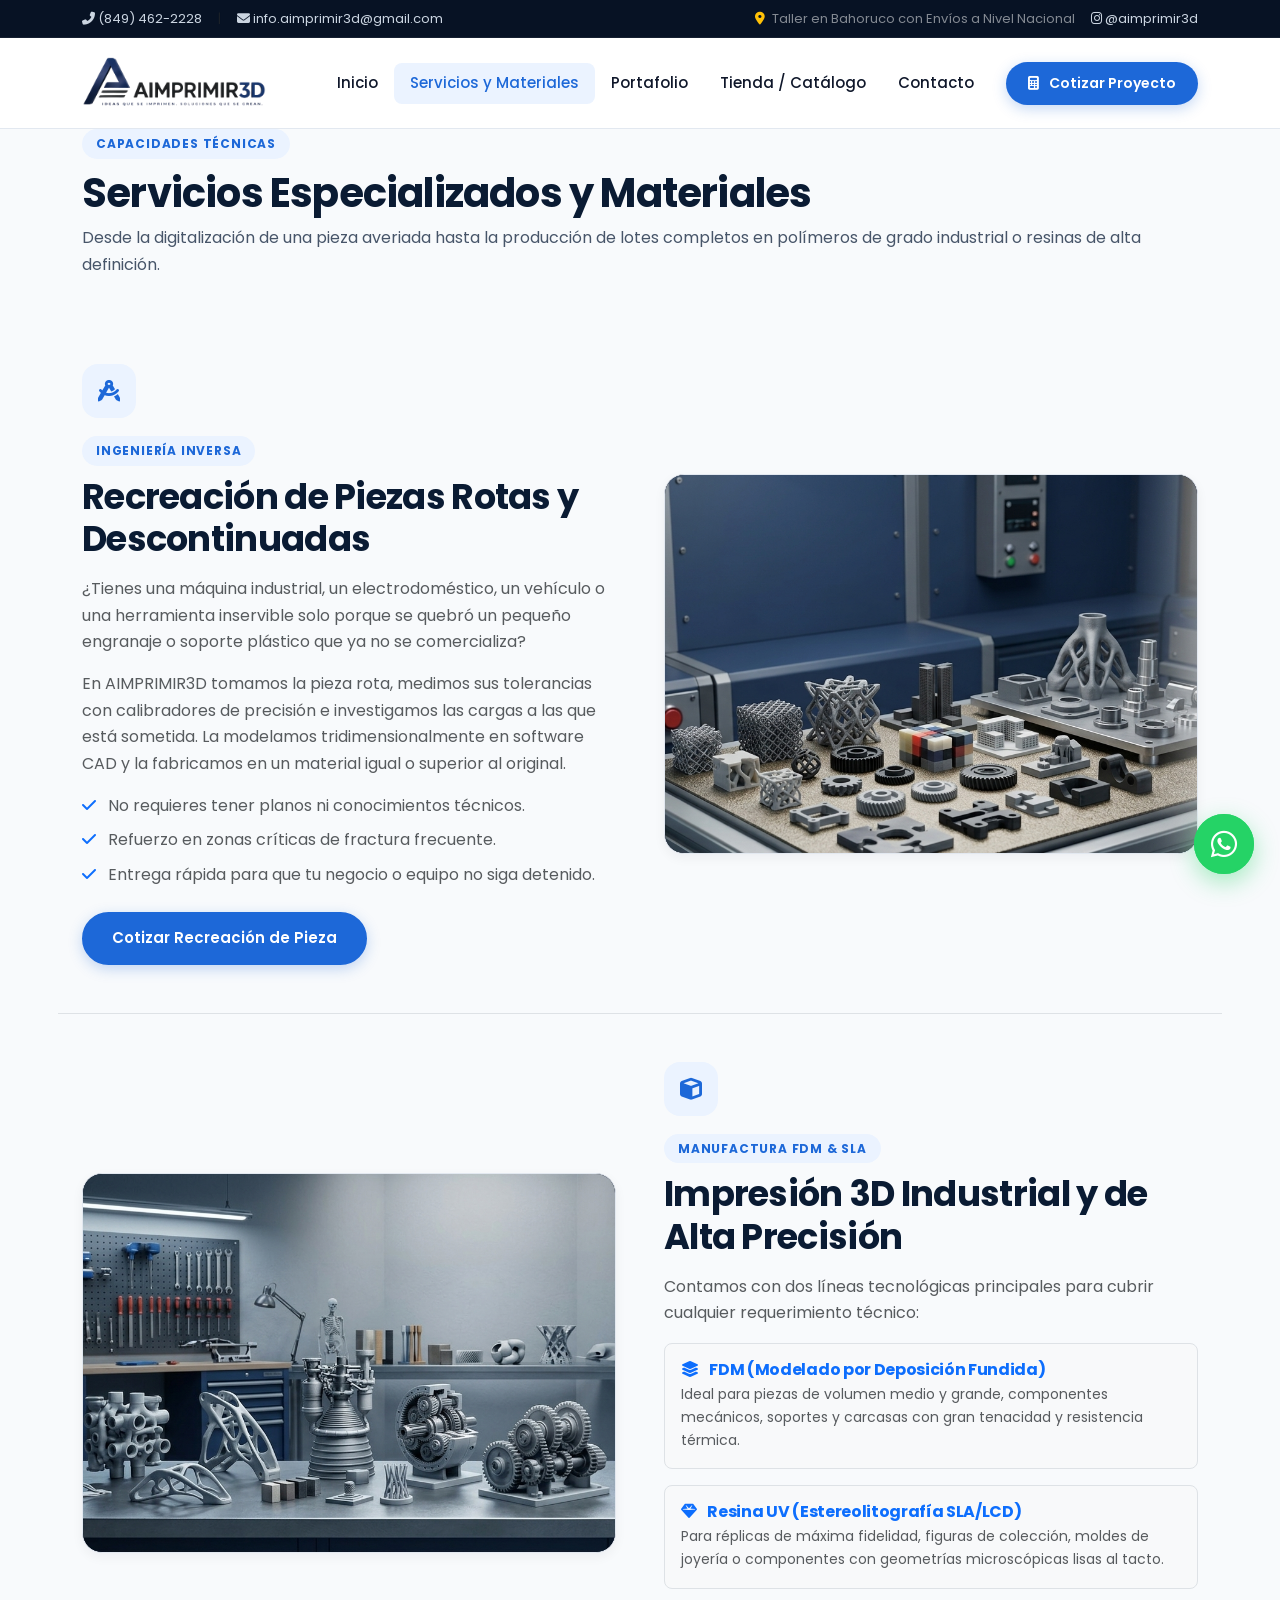
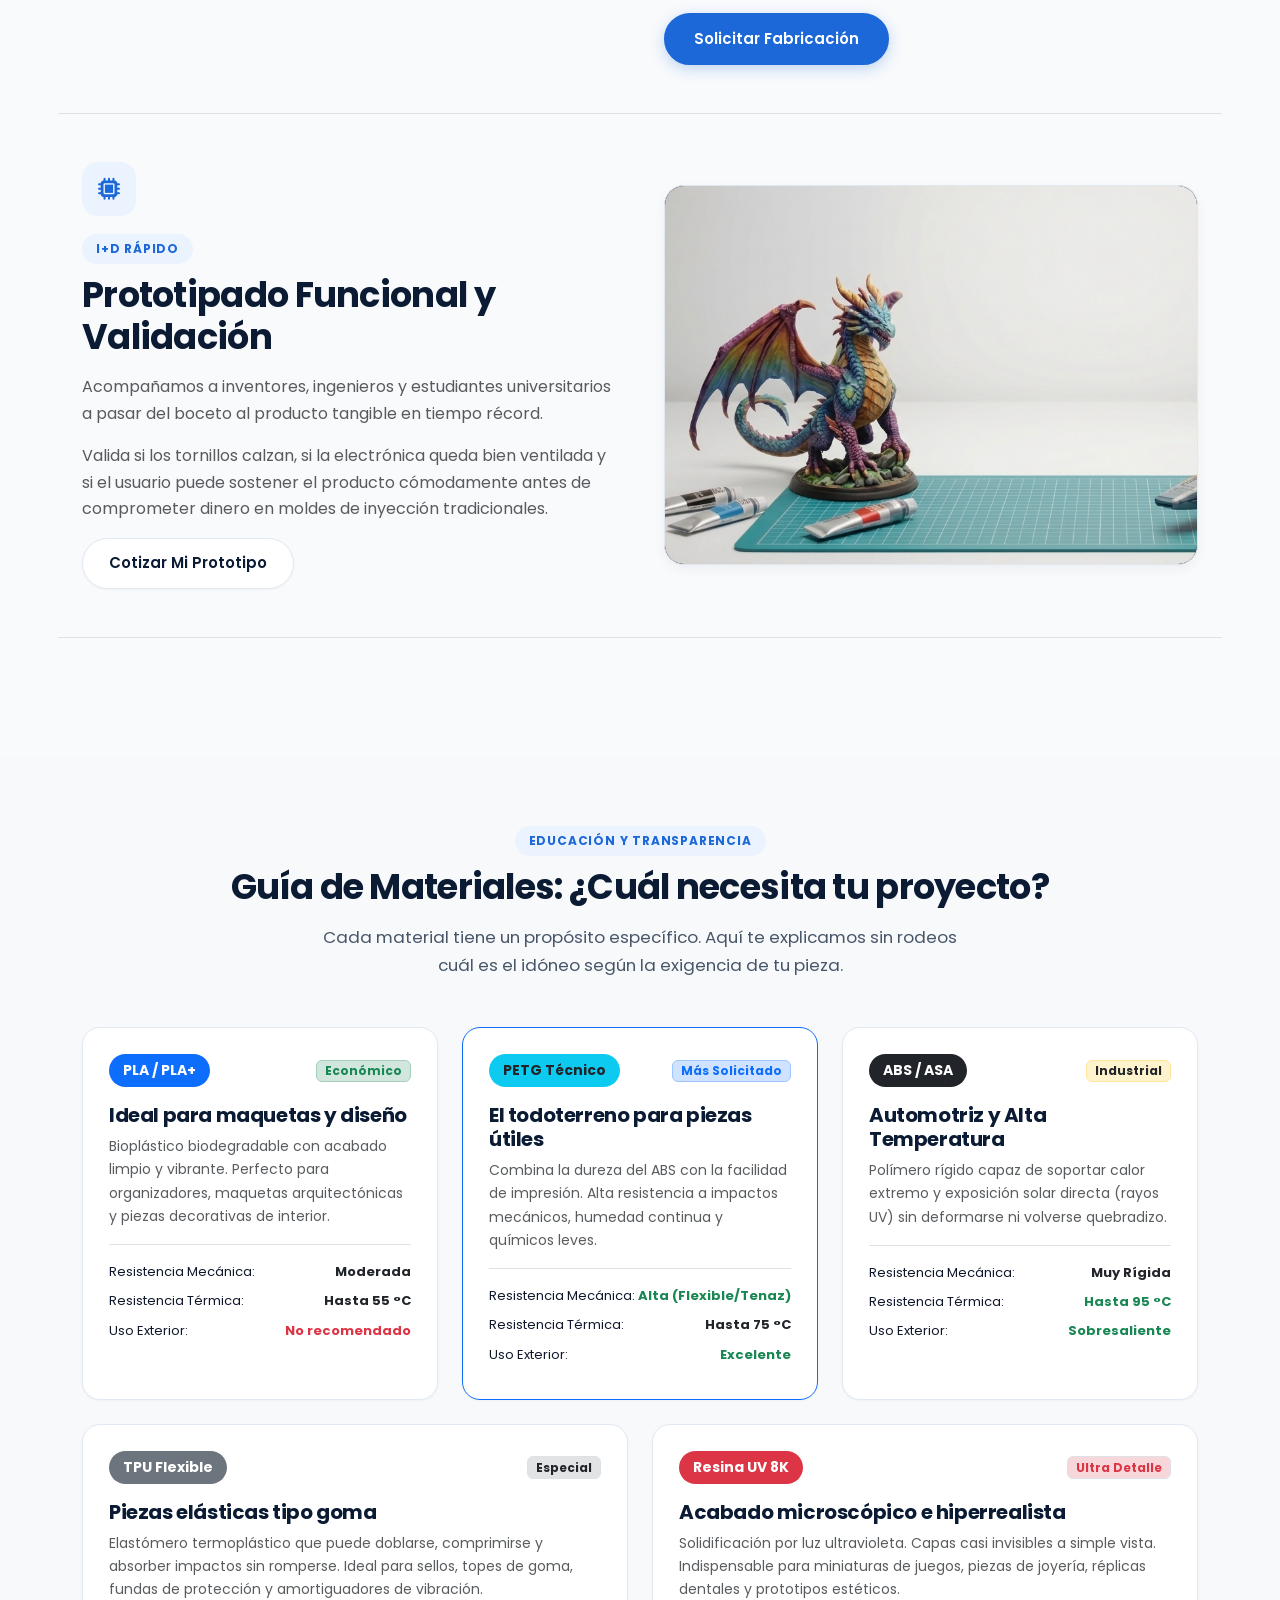
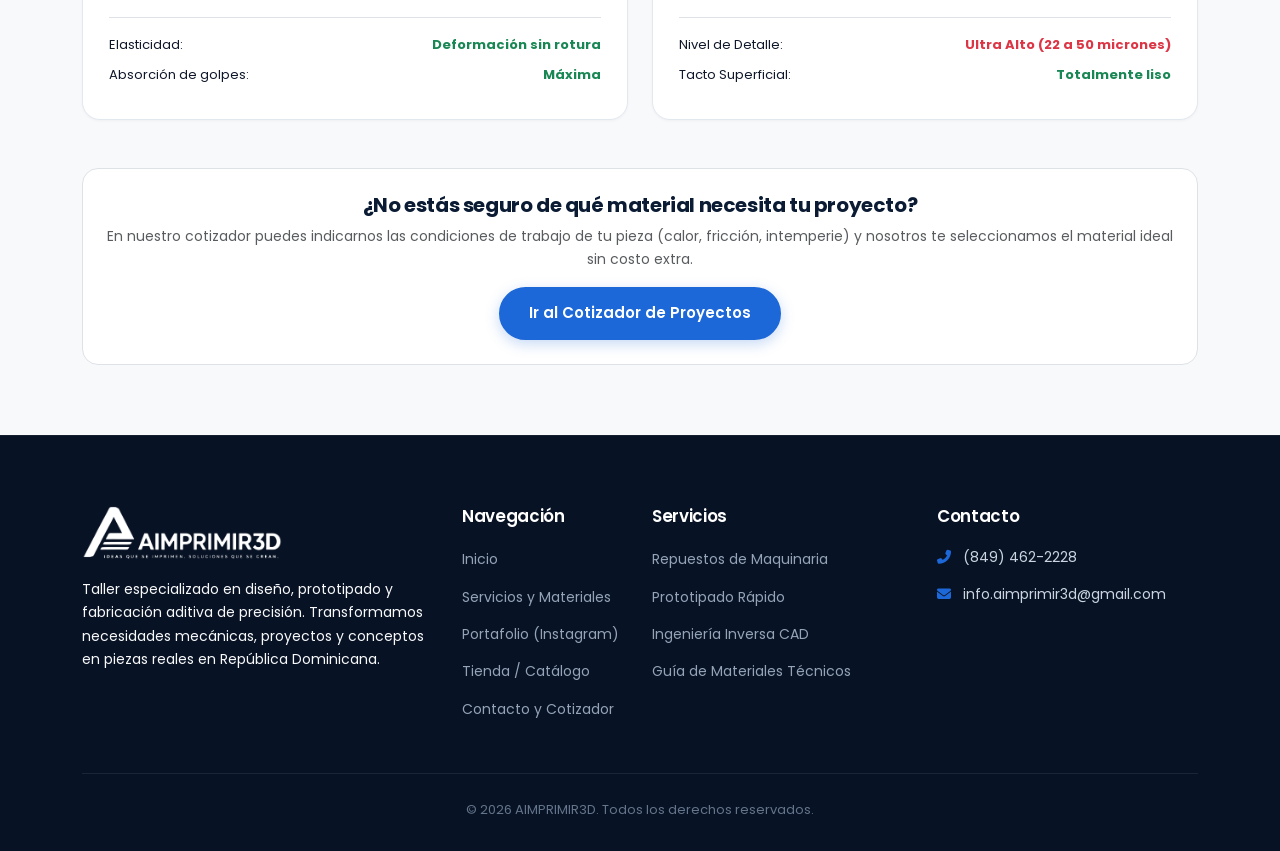
<file: public/servicios.html>
<!DOCTYPE html>
<html lang="es">
<head>
  <meta charset="UTF-8">
  <meta name="viewport" content="width=device-width, initial-scale=1.0">
  <!-- SEO PRINCIPAL Y METADATOS ACTUALIZADOS -->
  <title>Servicios de Fabricación 3D e Ingeniería Inversa | AIMPRIMIR3D</title>
  <meta name="description" content="Servicios de manufactura 3D FDM y Resina 8K, ingeniería inversa para recrear piezas rotas y guía técnica de materiales (PLA, PETG, ABS, TPU flexible) en República Dominicana.">
  <meta name="keywords" content="servicios impresion 3d dominicana, ingenieria inversa repuestos, modelado 3d bahoruco, petg abs resina 3d santo domingo">
  <meta name="robots" content="index, follow, max-snippet:-1, max-image-preview:large">
  <link rel="canonical" href="https://aimprimir3d.com.do/servicios">

  <!-- OPEN GRAPH / SOCIAL -->
  <meta property="og:locale" content="es_DO">
  <meta property="og:type" content="article">
  <meta property="og:title" content="Servicios de Fabricación 3D y Guía de Materiales | AIMPRIMIR3D">
  <meta property="og:description" content="Ingeniería inversa de piezas rotas, prototipado rápido y comparativa técnica de polímeros industriales en República Dominicana.">
  <meta property="og:url" content="https://aimprimir3d.com.do/servicios">
  <meta property="og:site_name" content="AIMPRIMIR3D">
  <meta property="og:image" content="https://aimprimir3d.com.do/assets/img/slide2.png">

  <!-- TWITTER CARDS -->
  <meta name="twitter:card" content="summary_large_image">
  <meta name="twitter:title" content="Servicios de Impresión 3D y Materiales | AIMPRIMIR3D">
  <meta name="twitter:description" content="Capacidades de manufactura aditiva y recreación de repuestos mecánicos en República Dominicana.">
  <meta name="twitter:image" content="https://aimprimir3d.com.do/assets/img/slide2.png">
  
  <link rel="icon" type="image/png" href="assets/img/logo.ico">
  <link rel="apple-touch-icon" href="assets/img/logo.ico">

  <!-- DATOS ESTRUCTURADOS SCHEMA.ORG (JSON-LD) -->
  <script type="application/ld+json">
  {
    "@context": "https://schema.org",
    "@type": "Service",
    "name": "Servicios de Fabricación 3D e Ingeniería Inversa",
    "provider": {
      "@type": "LocalBusiness",
      "name": "AIMPRIMIR3D",
      "url": "https://aimprimir3d.com.do/",
      "telephone": "+18494622228",
      "email": "info.aimprimir3d@gmail.com"
    },
    "areaServed": "República Dominicana",
    "hasOfferCatalog": {
      "@type": "OfferCatalog",
      "name": "Catálogo de Servicios Técnicos",
      "itemListElement": [
        {
          "@type": "Offer",
          "itemOffered": {
            "@type": "Service",
            "name": "Recreación de Piezas Rotas (Ingeniería Inversa)",
            "description": "Escaneo, medición con calibrador y modelado CAD para fabricar repuestos descontinuados."
          }
        },
        {
          "@type": "Offer",
          "itemOffered": {
            "@type": "Service",
            "name": "Impresión 3D FDM y Resina UV",
            "description": "Fabricación en polímeros industriales resistentes al impacto y calor, y resinas fotopoliméricas de ultra resolución."
          }
        },
        {
          "@type": "Offer",
          "itemOffered": {
            "@type": "Service",
            "name": "Prototipado Rápido Funcional",
            "description": "Iteración y validación de diseño para inventores y empresas antes de la producción masiva."
          }
        }
      ]
    }
  }
  </script>
  <link href="https://cdn.jsdelivr.net/npm/bootstrap@5.3.3/dist/css/bootstrap.min.css" rel="stylesheet">
  <link rel="preconnect" href="https://fonts.googleapis.com">
  <link rel="preconnect" href="https://fonts.gstatic.com" crossorigin>
  <link href="https://fonts.googleapis.com/css2?family=Poppins:wght@300;400;500;600;700;800&display=swap" rel="stylesheet">
  <link rel="stylesheet" href="https://cdnjs.cloudflare.com/ajax/libs/font-awesome/6.5.1/css/all.min.css">
  <link rel="stylesheet" href="assets/css/style.css">
</head>
<body>

  <!-- TOP BAR -->
  <div class="top-bar">
    <div class="container">
      <div class="d-flex justify-content-between align-items-center flex-wrap gap-2">
        <div class="d-flex align-items-center gap-3">
          <a href="tel:+18494622228"><i class="fas fa-phone-alt"></i> (849) 462-2228</a>
          <span class="d-none d-sm-inline text-muted">|</span>
          <a href="mailto:info.aimprimir3d@gmail.com"><i class="fas fa-envelope"></i> info.aimprimir3d@gmail.com</a>
        </div>
        <div class="d-none d-md-flex align-items-center gap-3">
          <span class="text-white-50"><i class="fas fa-map-marker-alt text-warning me-1"></i> Taller en Bahoruco con Envíos a Nivel Nacional</span>
          <a href="https://www.instagram.com/aimprimir3d/" target="_blank" rel="noopener"><i class="fab fa-instagram"></i> @aimprimir3d</a>
        </div>
      </div>
    </div>
  </div>

  <!-- NAVBAR -->
  <nav class="navbar navbar-expand-lg sticky-top">
    <div class="container">
      <a class="navbar-brand" href="index.html">
        <img src="assets/img/logonombre.png" alt="AIMPRIMIR3D">
      </a>
      <button class="navbar-toggler border-0" type="button" data-bs-toggle="collapse" data-bs-target="#navbarMain">
        <span class="navbar-toggler-icon"></span>
      </button>

      <div class="collapse navbar-collapse" id="navbarMain">
        <ul class="navbar-nav ms-auto align-items-lg-center">
          <li class="nav-item"><a class="nav-link" href="index.html">Inicio</a></li>
          <li class="nav-item"><a class="nav-link active" href="servicios.html">Servicios y Materiales</a></li>
          <li class="nav-item"><a class="nav-link" href="https://www.instagram.com/aimprimir3d?vrfl=MWt5dHZ5N2p3MTFwYQ%3D%3D" target="_blank" rel="noopener">Portafolio</a></li>
          <li class="nav-item"><a class="nav-link" href="tienda.html">Tienda / Catálogo</a></li>
          <li class="nav-item"><a class="nav-link" href="contacto.html">Contacto</a></li>
          <li class="nav-item ms-lg-3 mt-2 mt-lg-0">
            <a href="contacto.html" class="btn-nav-cta text-decoration-none">
              <i class="fas fa-calculator me-1"></i> Cotizar Proyecto
            </a>
          </li>
        </ul>
      </div>
    </div>
  </nav>

  <!-- HEADER DE PÁGINA -->
  <header class="page-header">
    <div class="container">
      <span class="section-badge">Capacidades Técnicas</span>
      <h1>Servicios Especializados y Materiales</h1>
      <p>
        Desde la digitalización de una pieza averiada hasta la producción de lotes completos en polímeros de grado industrial o resinas de alta definición.
      </p>
    </div>
  </header>

  <!-- SERVICIOS PRINCIPALES -->
  <section class="section-padding">
    <div class="container">
      
      <!-- SERVICIO 1 -->
      <div class="row align-items-center g-5 mb-5 pb-5 border-bottom" id="ingenieria">
        <div class="col-lg-6">
          <div class="icon-box-badge">
            <i class="fas fa-drafting-compass"></i>
          </div>
          <span class="section-badge">Ingeniería Inversa</span>
          <h2 class="section-title">Recreación de Piezas Rotas y Descontinuadas</h2>
          <p class="text-muted">
            ¿Tienes una máquina industrial, un electrodoméstico, un vehículo o una herramienta inservible solo porque se quebró un pequeño engranaje o soporte plástico que ya no se comercializa?
          </p>
          <p class="text-muted">
            En AIMPRIMIR3D tomamos la pieza rota, medimos sus tolerancias con calibradores de precisión e investigamos las cargas a las que está sometida. La modelamos tridimensionalmente en software CAD y la fabricamos en un material igual o superior al original.
          </p>
          <ul class="list-unstyled text-muted mb-4">
            <li class="mb-2"><i class="fas fa-check text-primary me-2"></i> No requieres tener planos ni conocimientos técnicos.</li>
            <li class="mb-2"><i class="fas fa-check text-primary me-2"></i> Refuerzo en zonas críticas de fractura frecuente.</li>
            <li><i class="fas fa-check text-primary me-2"></i> Entrega rápida para que tu negocio o equipo no siga detenido.</li>
          </ul>
          <a href="contacto.html" class="btn btn-primary-custom">Cotizar Recreación de Pieza</a>
        </div>
        <div class="col-lg-6">
          <div class="service-image-box">
            <img src="assets/img/slide2.png" alt="Ingeniería Inversa de piezas">
          </div>
        </div>
      </div>

      <!-- SERVICIO 2 -->
      <div class="row align-items-center g-5 mb-5 pb-5 border-bottom flex-lg-row-reverse" id="mecanica">
        <div class="col-lg-6">
          <div class="icon-box-badge">
            <i class="fas fa-cube"></i>
          </div>
          <span class="section-badge">Manufactura FDM & SLA</span>
          <h2 class="section-title">Impresión 3D Industrial y de Alta Precisión</h2>
          <p class="text-muted">
            Contamos con dos líneas tecnológicas principales para cubrir cualquier requerimiento técnico:
          </p>
          <div class="p-3 bg-light rounded-3 mb-3 border">
            <h6 class="fw-bold text-primary mb-1"><i class="fas fa-layer-group me-2"></i> FDM (Modelado por Deposición Fundida)</h6>
            <p class="small text-muted mb-0">Ideal para piezas de volumen medio y grande, componentes mecánicos, soportes y carcasas con gran tenacidad y resistencia térmica.</p>
          </div>
          <div class="p-3 bg-light rounded-3 mb-4 border">
            <h6 class="fw-bold text-primary mb-1"><i class="fas fa-gem me-2"></i> Resina UV (Estereolitografía SLA/LCD)</h6>
            <p class="small text-muted mb-0">Para réplicas de máxima fidelidad, figuras de colección, moldes de joyería o componentes con geometrías microscópicas lisas al tacto.</p>
          </div>
          <a href="contacto.html" class="btn btn-primary-custom">Solicitar Fabricación</a>
        </div>
        <div class="col-lg-6">
          <div class="service-image-box">
            <img src="assets/img/slide3.png" alt="Impresión 3D de alta precisión">
          </div>
        </div>
      </div>

      <!-- SERVICIO 3 -->
      <div class="row align-items-center g-5 mb-5 pb-5 border-bottom" id="prototipado">
        <div class="col-lg-6">
          <div class="icon-box-badge">
            <i class="fas fa-microchip"></i>
          </div>
          <span class="section-badge">I+D Rápido</span>
          <h2 class="section-title">Prototipado Funcional y Validación</h2>
          <p class="text-muted">
            Acompañamos a inventores, ingenieros y estudiantes universitarios a pasar del boceto al producto tangible en tiempo récord.
          </p>
          <p class="text-muted">
            Valida si los tornillos calzan, si la electrónica queda bien ventilada y si el usuario puede sostener el producto cómodamente antes de comprometer dinero en moldes de inyección tradicionales.
          </p>
          <a href="contacto.html" class="btn btn-outline-custom">Cotizar Mi Prototipo</a>
        </div>
        <div class="col-lg-6">
          <div class="service-image-box">
            <img src="assets/img/slide1.png" alt="Prototipado funcional">
          </div>
        </div>
      </div>

    </div>
  </section>

  <!-- GUÍA PRÁCTICA DE MATERIALES -->
  <section class="section-padding bg-light" id="materiales">
    <div class="container">
      <div class="text-center max-w-700 mx-auto mb-5">
        <span class="section-badge">Educación y Transparencia</span>
        <h2 class="section-title">Guía de Materiales: ¿Cuál necesita tu proyecto?</h2>
        <p class="section-subtitle mx-auto">
          Cada material tiene un propósito específico. Aquí te explicamos sin rodeos cuál es el idóneo según la exigencia de tu pieza.
        </p>
      </div>

      <div class="row g-4">
        <!-- PLA -->
        <div class="col-md-6 col-lg-4">
          <div class="material-card">
            <div class="d-flex justify-content-between align-items-center mb-3">
              <span class="material-pill bg-primary text-white">PLA / PLA+</span>
              <span class="badge bg-success-subtle text-success border border-success-subtle">Económico</span>
            </div>
            <h5 class="fw-bold mb-2">Ideal para maquetas y diseño</h5>
            <p class="small text-muted mb-3">
              Bioplástico biodegradable con acabado limpio y vibrante. Perfecto para organizadores, maquetas arquitectónicas y piezas decorativas de interior.
            </p>
            <div class="border-top pt-3">
              <div class="spec-meter">
                <span>Resistencia Mecánica:</span>
                <span class="fw-bold text-dark">Moderada</span>
              </div>
              <div class="spec-meter">
                <span>Resistencia Térmica:</span>
                <span class="fw-bold text-dark">Hasta 55 °C</span>
              </div>
              <div class="spec-meter">
                <span>Uso Exterior:</span>
                <span class="fw-bold text-danger">No recomendado</span>
              </div>
            </div>
          </div>
        </div>

        <!-- PETG -->
        <div class="col-md-6 col-lg-4">
          <div class="material-card border-primary">
            <div class="d-flex justify-content-between align-items-center mb-3">
              <span class="material-pill bg-info text-dark">PETG Técnico</span>
              <span class="badge bg-primary-subtle text-primary border border-primary-subtle">Más Solicitado</span>
            </div>
            <h5 class="fw-bold mb-2">El todoterreno para piezas útiles</h5>
            <p class="small text-muted mb-3">
              Combina la dureza del ABS con la facilidad de impresión. Alta resistencia a impactos mecánicos, humedad continua y químicos leves.
            </p>
            <div class="border-top pt-3">
              <div class="spec-meter">
                <span>Resistencia Mecánica:</span>
                <span class="fw-bold text-success">Alta (Flexible/Tenaz)</span>
              </div>
              <div class="spec-meter">
                <span>Resistencia Térmica:</span>
                <span class="fw-bold text-dark">Hasta 75 °C</span>
              </div>
              <div class="spec-meter">
                <span>Uso Exterior:</span>
                <span class="fw-bold text-success">Excelente</span>
              </div>
            </div>
          </div>
        </div>

        <!-- ABS / ASA -->
        <div class="col-md-6 col-lg-4">
          <div class="material-card">
            <div class="d-flex justify-content-between align-items-center mb-3">
              <span class="material-pill bg-dark text-white">ABS / ASA</span>
              <span class="badge bg-warning-subtle text-dark border border-warning-subtle">Industrial</span>
            </div>
            <h5 class="fw-bold mb-2">Automotriz y Alta Temperatura</h5>
            <p class="small text-muted mb-3">
              Polímero rígido capaz de soportar calor extremo y exposición solar directa (rayos UV) sin deformarse ni volverse quebradizo.
            </p>
            <div class="border-top pt-3">
              <div class="spec-meter">
                <span>Resistencia Mecánica:</span>
                <span class="fw-bold text-dark">Muy Rígida</span>
              </div>
              <div class="spec-meter">
                <span>Resistencia Térmica:</span>
                <span class="fw-bold text-success">Hasta 95 °C</span>
              </div>
              <div class="spec-meter">
                <span>Uso Exterior:</span>
                <span class="fw-bold text-success">Sobresaliente</span>
              </div>
            </div>
          </div>
        </div>

        <!-- TPU FLEXIBLE -->
        <div class="col-md-6 col-lg-6">
          <div class="material-card">
            <div class="d-flex justify-content-between align-items-center mb-3">
              <span class="material-pill bg-secondary text-white">TPU Flexible</span>
              <span class="badge bg-secondary-subtle text-dark border">Especial</span>
            </div>
            <h5 class="fw-bold mb-2">Piezas elásticas tipo goma</h5>
            <p class="small text-muted mb-3">
              Elastómero termoplástico que puede doblarse, comprimirse y absorber impactos sin romperse. Ideal para sellos, topes de goma, fundas de protección y amortiguadores de vibración.
            </p>
            <div class="border-top pt-3">
              <div class="spec-meter">
                <span>Elasticidad:</span>
                <span class="fw-bold text-success">Deformación sin rotura</span>
              </div>
              <div class="spec-meter">
                <span>Absorción de golpes:</span>
                <span class="fw-bold text-success">Máxima</span>
              </div>
            </div>
          </div>
        </div>

        <!-- RESINA FOTOPOLÍMERO -->
        <div class="col-md-6 col-lg-6">
          <div class="material-card">
            <div class="d-flex justify-content-between align-items-center mb-3">
              <span class="material-pill bg-danger text-white">Resina UV 8K</span>
              <span class="badge bg-danger-subtle text-danger border">Ultra Detalle</span>
            </div>
            <h5 class="fw-bold mb-2">Acabado microscópico e hiperrealista</h5>
            <p class="small text-muted mb-3">
              Solidificación por luz ultravioleta. Capas casi invisibles a simple vista. Indispensable para miniaturas de juegos, piezas de joyería, réplicas dentales y prototipos estéticos.
            </p>
            <div class="border-top pt-3">
              <div class="spec-meter">
                <span>Nivel de Detalle:</span>
                <span class="fw-bold text-danger">Ultra Alto (22 a 50 micrones)</span>
              </div>
              <div class="spec-meter">
                <span>Tacto Superficial:</span>
                <span class="fw-bold text-success">Totalmente liso</span>
              </div>
            </div>
          </div>
        </div>

      </div>

      <div class="p-4 mt-5 bg-white rounded-4 border text-center">
        <h5 class="fw-bold mb-2">¿No estás seguro de qué material necesita tu proyecto?</h5>
        <p class="text-muted small mb-3">
          En nuestro cotizador puedes indicarnos las condiciones de trabajo de tu pieza (calor, fricción, intemperie) y nosotros te seleccionamos el material ideal sin costo extra.
        </p>
        <a href="contacto.html" class="btn btn-primary-custom">Ir al Cotizador de Proyectos</a>
      </div>
    </div>
  </section>

  <!-- FOOTER -->
  <footer class="footer-main">
    <div class="container">
      <div class="row g-4">
        <div class="col-lg-4 mb-3">
          <img src="assets/img/logonombre.png" alt="AIMPRIMIR3D" width="200" class="mb-3" style="filter: brightness(0) invert(1);">
          <p class="small text-light">
            Taller especializado en diseño, prototipado y fabricación aditiva de precisión. Transformamos necesidades mecánicas, proyectos y conceptos en piezas reales en República Dominicana.
          </p>
        </div>
        <div class="col-6 col-lg-2">
          <h5>Navegación</h5>
          <ul class="footer-links">
            <li><a href="index.html">Inicio</a></li>
            <li><a href="servicios.html">Servicios y Materiales</a></li>
            <li><a href="https://www.instagram.com/aimprimir3d?vrfl=MWt5dHZ5N2p3MTFwYQ%3D%3D" target="_blank" rel="noopener">Portafolio (Instagram)</a></li>
            <li><a href="tienda.html">Tienda / Catálogo</a></li>
            <li><a href="contacto.html">Contacto y Cotizador</a></li>
          </ul>
        </div>
        <div class="col-6 col-lg-3">
          <h5>Servicios</h5>
          <ul class="footer-links">
            <li><a href="#mecanica">Repuestos de Maquinaria</a></li>
            <li><a href="#prototipado">Prototipado Rápido</a></li>
            <li><a href="#ingenieria">Ingeniería Inversa CAD</a></li>
            <li><a href="#materiales">Guía de Materiales Técnicos</a></li>
          </ul>
        </div>
        <div class="col-lg-3">
          <h5>Contacto</h5>
          <div class="footer-contact-item">
            <i class="fas fa-phone-alt"></i>
            <a href="tel:+18494622228">(849) 462-2228</a>
          </div>
          <div class="footer-contact-item">
            <i class="fas fa-envelope"></i>
            <a href="mailto:info.aimprimir3d@gmail.com">info.aimprimir3d@gmail.com</a>
          </div>
        </div>
      </div>
      <div class="footer-bottom text-center">
        © <span id="current-year">2026</span> AIMPRIMIR3D. Todos los derechos reservados.
      </div>
    </div>
  </footer>

  <a href="https://wa.me/18494622228" target="_blank" rel="noopener" class="whatsapp-float-btn">
    <div class="pulse-ring"></div>
    <i class="fab fa-whatsapp"></i>
  </a>

  <script src="https://cdn.jsdelivr.net/npm/bootstrap@5.3.3/dist/js/bootstrap.bundle.min.js"></script>
  <script src="assets/js/main.js"></script>
</body>
</html>
</file>
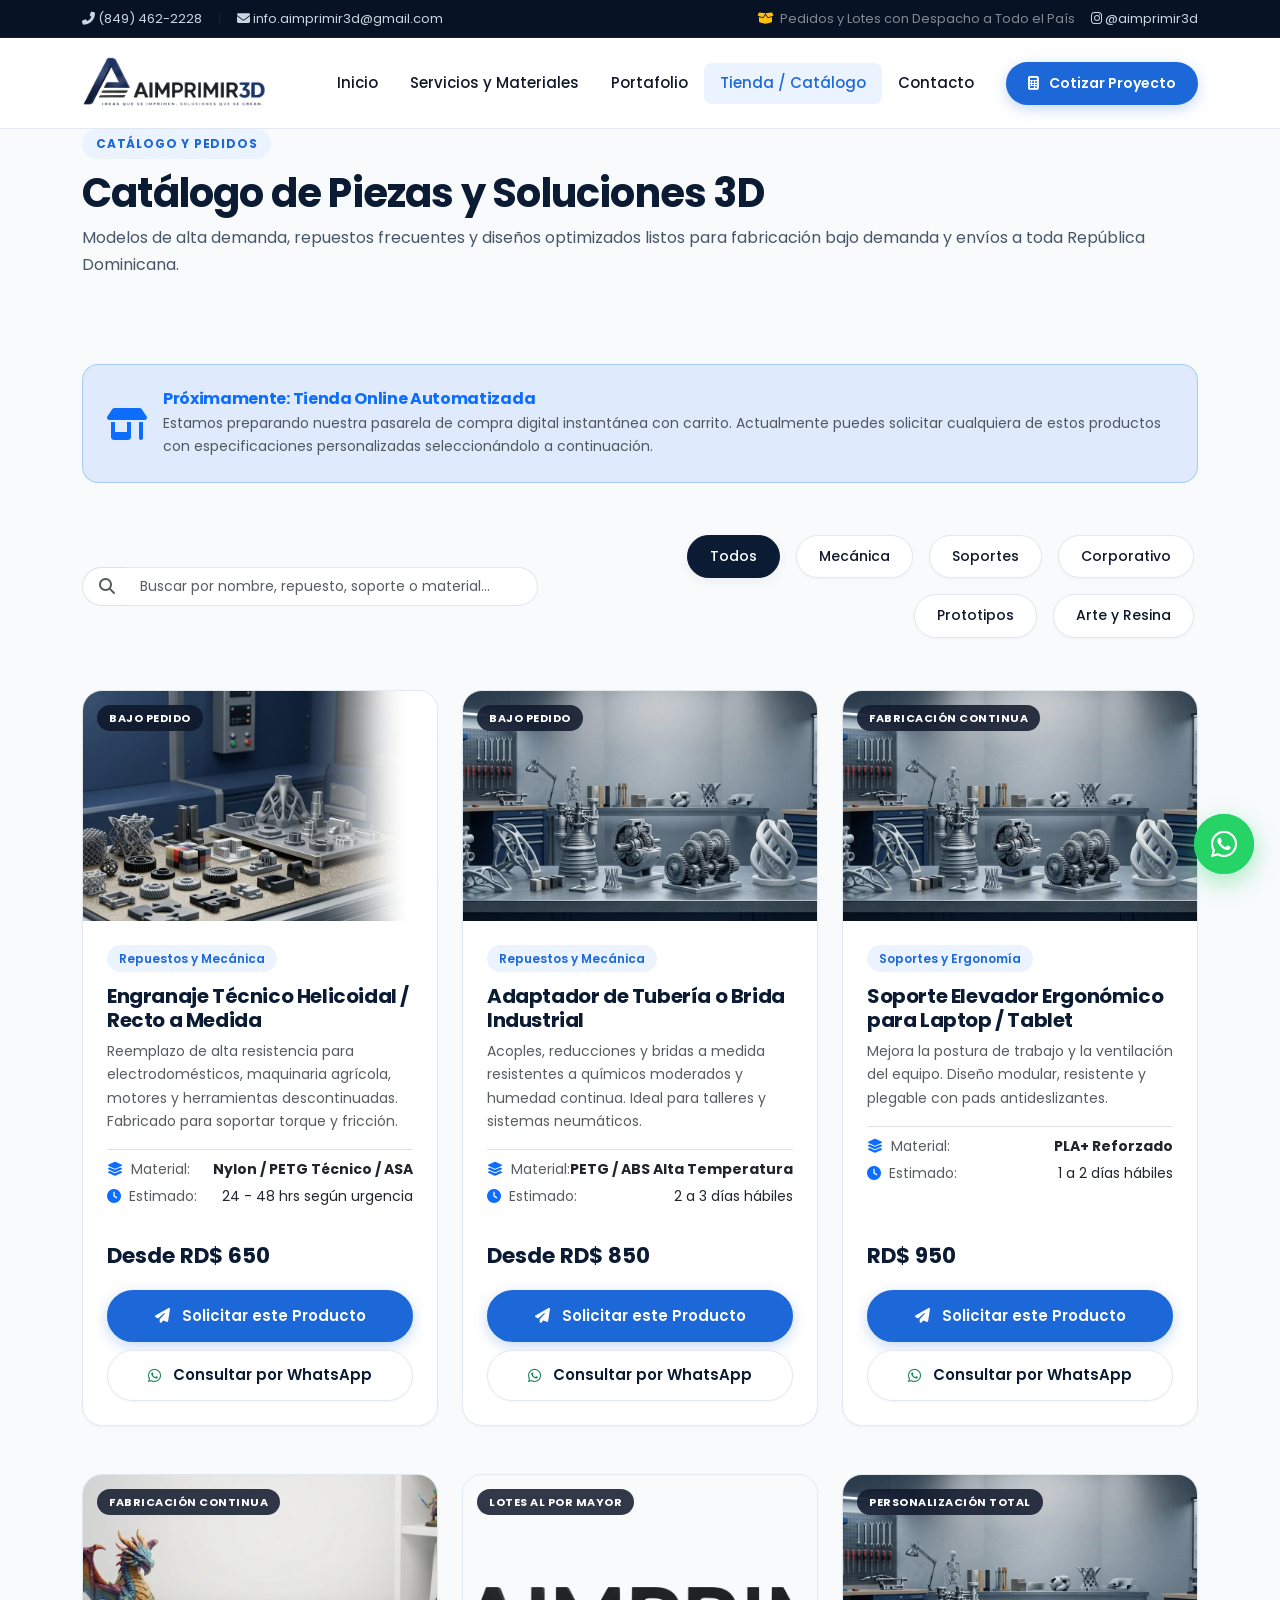
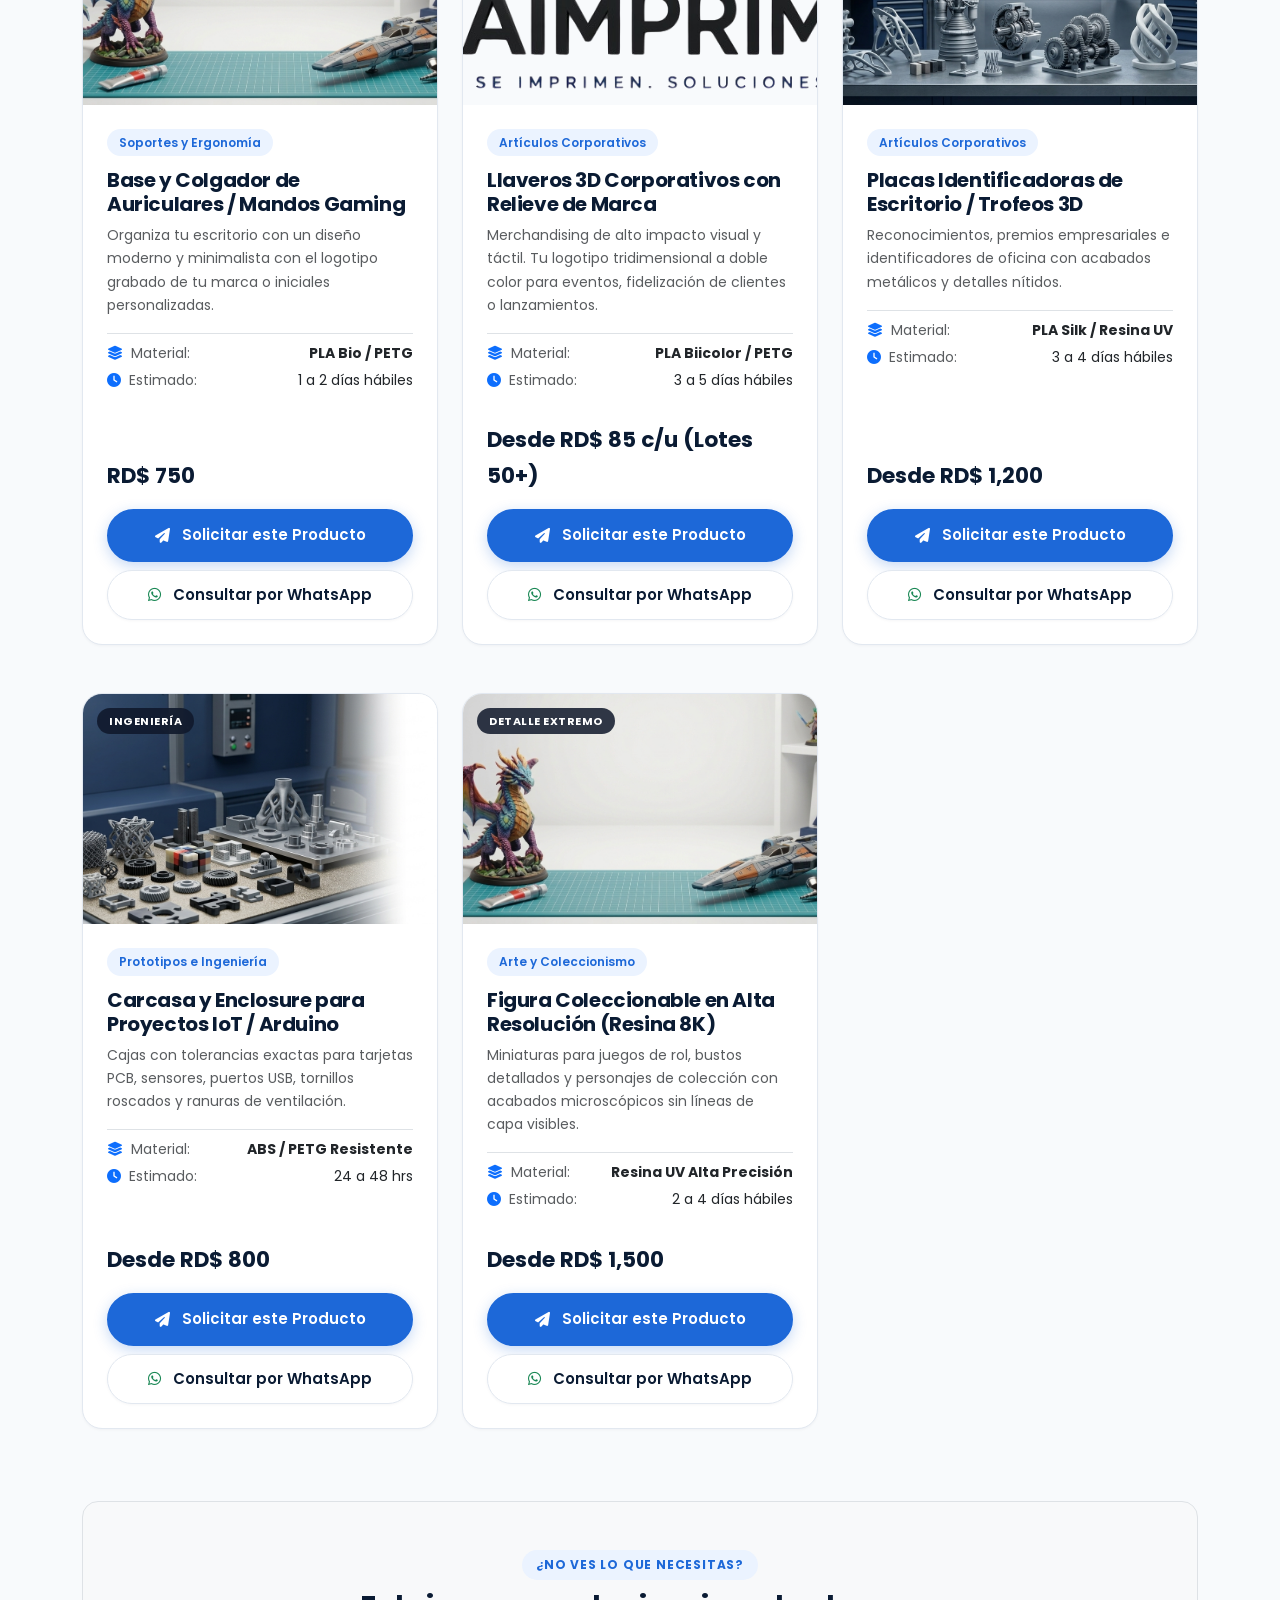
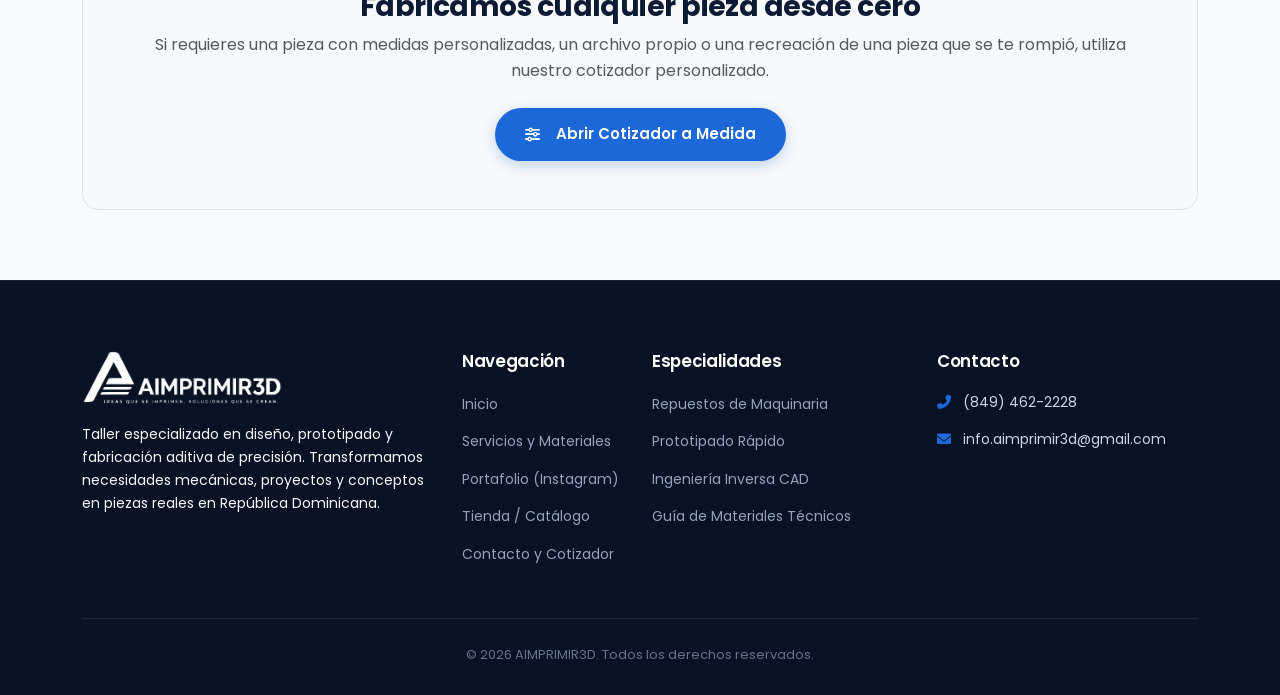
<file: public/tienda.html>
<!DOCTYPE html>
<html lang="es">
<head>
  <meta charset="UTF-8">
  <meta name="viewport" content="width=device-width, initial-scale=1.0">
  <!-- SEO PRINCIPAL Y METADATOS ACTUALIZADOS -->
  <title>Catálogo de Piezas y Productos 3D | AIMPRIMIR3D</title>
  <meta name="description" content="Explora nuestro catálogo de engranajes técnicos, soportes ergonómicos, carcasas electrónicas y figuras en resina listos para ordenar con envíos a toda República Dominicana.">
  <meta name="keywords" content="catalogo impresion 3d dominicana, comprar piezas 3d repuestos, soportes 3d laptop neiba, figuras resina comprar republica dominicana">
  <meta name="robots" content="index, follow, max-snippet:-1, max-image-preview:large">
  <link rel="canonical" href="https://aimprimir3d.com.do/tienda">

  <!-- OPEN GRAPH / SOCIAL -->
  <meta property="og:locale" content="es_DO">
  <meta property="og:type" content="website">
  <meta property="og:title" content="Catálogo de Productos y Soluciones 3D | AIMPRIMIR3D">
  <meta property="og:description" content="Piezas mecánicas frecuentes, soportes y artículos personalizados bajo pedido en República Dominicana.">
  <meta property="og:url" content="https://aimprimir3d.com.do/tienda">
  <meta property="og:site_name" content="AIMPRIMIR3D">
  <meta property="og:image" content="https://aimprimir3d.com.do/assets/img/slide3.png">

  <!-- TWITTER CARDS -->
  <meta name="twitter:card" content="summary_large_image">
  <meta name="twitter:title" content="Catálogo de Piezas 3D | AIMPRIMIR3D">
  <meta name="twitter:description" content="Productos de alta demanda listos para fabricación bajo demanda en RD.">
  <meta name="twitter:image" content="https://aimprimir3d.com.do/assets/img/slide3.png">
  
  <link rel="icon" type="image/png" href="assets/img/logo.ico">
  <link rel="apple-touch-icon" href="assets/img/logo.ico">

  <!-- DATOS ESTRUCTURADOS SCHEMA.ORG (JSON-LD) -->
  <script type="application/ld+json">
  {
    "@context": "https://schema.org",
    "@type": "CollectionPage",
    "name": "Catálogo de Piezas y Soluciones 3D - AIMPRIMIR3D",
    "description": "Catálogo de productos funcionales, repuestos mecánicos frecuentes y artículos en resina en República Dominicana.",
    "url": "https://aimprimir3d.com.do/tienda",
    "provider": {
      "@type": "LocalBusiness",
      "name": "AIMPRIMIR3D",
      "telephone": "+18494622228",
      "email": "info.aimprimir3d@gmail.com"
    }
  }
  </script>
  <link href="https://cdn.jsdelivr.net/npm/bootstrap@5.3.3/dist/css/bootstrap.min.css" rel="stylesheet">
  <link rel="preconnect" href="https://fonts.googleapis.com">
  <link rel="preconnect" href="https://fonts.gstatic.com" crossorigin>
  <link href="https://fonts.googleapis.com/css2?family=Poppins:wght@300;400;500;600;700;800&display=swap" rel="stylesheet">
  <link rel="stylesheet" href="https://cdnjs.cloudflare.com/ajax/libs/font-awesome/6.5.1/css/all.min.css">
  <link rel="stylesheet" href="assets/css/style.css">
</head>
<body>

  <!-- TOP BAR -->
  <div class="top-bar">
    <div class="container">
      <div class="d-flex justify-content-between align-items-center flex-wrap gap-2">
        <div class="d-flex align-items-center gap-3">
          <a href="tel:+18494622228"><i class="fas fa-phone-alt"></i> (849) 462-2228</a>
          <span class="d-none d-sm-inline text-muted">|</span>
          <a href="mailto:info.aimprimir3d@gmail.com"><i class="fas fa-envelope"></i> info.aimprimir3d@gmail.com</a>
        </div>
        <div class="d-none d-md-flex align-items-center gap-3">
          <span class="text-white-50"><i class="fas fa-box-open text-warning me-1"></i> Pedidos y Lotes con Despacho a Todo el País</span>
          <a href="https://www.instagram.com/aimprimir3d/" target="_blank" rel="noopener"><i class="fab fa-instagram"></i> @aimprimir3d</a>
        </div>
      </div>
    </div>
  </div>

  <!-- NAVBAR -->
  <nav class="navbar navbar-expand-lg sticky-top">
    <div class="container">
      <a class="navbar-brand" href="index.html">
        <img src="assets/img/logonombre.png" alt="AIMPRIMIR3D">
      </a>
      <button class="navbar-toggler border-0" type="button" data-bs-toggle="collapse" data-bs-target="#navbarMain">
        <span class="navbar-toggler-icon"></span>
      </button>

      <div class="collapse navbar-collapse" id="navbarMain">
        <ul class="navbar-nav ms-auto align-items-lg-center">
          <li class="nav-item"><a class="nav-link" href="index.html">Inicio</a></li>
          <li class="nav-item"><a class="nav-link" href="servicios.html">Servicios y Materiales</a></li>
          <li class="nav-item"><a class="nav-link" href="https://www.instagram.com/aimprimir3d?vrfl=MWt5dHZ5N2p3MTFwYQ%3D%3D" target="_blank" rel="noopener">Portafolio</a></li>
          <li class="nav-item"><a class="nav-link active" href="tienda.html">Tienda / Catálogo</a></li>
          <li class="nav-item"><a class="nav-link" href="contacto.html">Contacto</a></li>
          <li class="nav-item ms-lg-3 mt-2 mt-lg-0">
            <a href="contacto.html" class="btn-nav-cta text-decoration-none">
              <i class="fas fa-calculator me-1"></i> Cotizar Proyecto
            </a>
          </li>
        </ul>
      </div>
    </div>
  </nav>

  <!-- HEADER -->
  <header class="page-header">
    <div class="container">
      <span class="section-badge">Catálogo y Pedidos</span>
      <h1>Catálogo de Piezas y Soluciones 3D</h1>
      <p>
        Modelos de alta demanda, repuestos frecuentes y diseños optimizados listos para fabricación bajo demanda y envíos a toda República Dominicana.
      </p>
    </div>
  </header>

  <!-- SECCIÓN TIENDA Y FILTROS -->
  <section class="section-padding">
    <div class="container">
      
      <!-- AVISO DE PRE-TIENDA ESCALABLE -->
      <div class="alert alert-primary bg-primary bg-opacity-10 border-primary border-opacity-25 rounded-4 p-4 mb-5 d-flex align-items-center gap-3">
        <i class="fas fa-store-alt fa-2x text-primary d-none d-sm-block"></i>
        <div>
          <h6 class="fw-bold text-primary mb-1">Próximamente: Tienda Online Automatizada</h6>
          <p class="small text-muted mb-0">
            Estamos preparando nuestra pasarela de compra digital instantánea con carrito. Actualmente puedes solicitar cualquiera de estos productos con especificaciones personalizadas seleccionándolo a continuación.
          </p>
        </div>
      </div>

      <!-- BARRA DE BÚSQUEDA Y FILTROS -->
      <div class="row g-3 align-items-center mb-5">
        <div class="col-lg-5">
          <div class="input-group">
            <span class="input-group-text bg-white border-end-0 rounded-start-pill ps-3">
              <i class="fas fa-search text-muted"></i>
            </span>
            <input type="text" id="store-search-input" class="form-control border-start-0 rounded-end-pill py-2" placeholder="Buscar por nombre, repuesto, soporte o material...">
          </div>
        </div>

        <div class="col-lg-7">
          <div class="d-flex flex-wrap gap-2 justify-content-lg-end">
            <button class="portfolio-filter-btn store-filter-btn active" data-category="all">Todos</button>
            <button class="portfolio-filter-btn store-filter-btn" data-category="mecanica">Mecánica</button>
            <button class="portfolio-filter-btn store-filter-btn" data-category="organizacion">Soportes</button>
            <button class="portfolio-filter-btn store-filter-btn" data-category="corporativo">Corporativo</button>
            <button class="portfolio-filter-btn store-filter-btn" data-category="prototipos">Prototipos</button>
            <button class="portfolio-filter-btn store-filter-btn" data-category="arte">Arte y Resina</button>
          </div>
        </div>
      </div>

      <!-- GRILLA DINÁMICA DE PRODUCTOS (CONTROLADA POR store-catalog.js) -->
      <div class="row g-4" id="store-products-grid">
        <!-- Renderizado por JS -->
      </div>

      <!-- BANNER DE PIEZA PERSONALIZADA -->
      <div class="p-5 mt-5 bg-light rounded-4 border text-center">
        <span class="section-badge">¿No ves lo que necesitas?</span>
        <h3 class="fw-bold mb-2">Fabricamos cualquier pieza desde cero</h3>
        <p class="text-muted max-w-700 mx-auto mb-4">
          Si requieres una pieza con medidas personalizadas, un archivo propio o una recreación de una pieza que se te rompió, utiliza nuestro cotizador personalizado.
        </p>
        <a href="contacto.html" class="btn btn-primary-custom btn-lg">
          <i class="fas fa-sliders-h me-2"></i> Abrir Cotizador a Medida
        </a>
      </div>

    </div>
  </section>

  <!-- FOOTER -->
  <footer class="footer-main">
    <div class="container">
      <div class="row g-4">
        <div class="col-lg-4 mb-3">
          <img src="assets/img/logonombre.png" alt="AIMPRIMIR3D" width="200" class="mb-3" style="filter: brightness(0) invert(1);">
          <p class="small text-light">
            Taller especializado en diseño, prototipado y fabricación aditiva de precisión. Transformamos necesidades mecánicas, proyectos y conceptos en piezas reales en República Dominicana.
          </p>
        </div>
        <div class="col-6 col-lg-2">
          <h5>Navegación</h5>
          <ul class="footer-links">
            <li><a href="index.html">Inicio</a></li>
            <li><a href="servicios.html">Servicios y Materiales</a></li>
            <li><a href="https://www.instagram.com/aimprimir3d?vrfl=MWt5dHZ5N2p3MTFwYQ%3D%3D" target="_blank" rel="noopener">Portafolio (Instagram)</a></li>
            <li><a href="tienda.html">Tienda / Catálogo</a></li>
            <li><a href="contacto.html">Contacto y Cotizador</a></li>
          </ul>
        </div>
        <div class="col-6 col-lg-3">
          <h5>Especialidades</h5>
          <ul class="footer-links">
            <li><a href="servicios.html#mecanica">Repuestos de Maquinaria</a></li>
            <li><a href="servicios.html#prototipado">Prototipado Rápido</a></li>
            <li><a href="servicios.html#ingenieria">Ingeniería Inversa CAD</a></li>
            <li><a href="servicios.html#materiales">Guía de Materiales Técnicos</a></li>
          </ul>
        </div>
        <div class="col-lg-3">
          <h5>Contacto</h5>
          <div class="footer-contact-item">
            <i class="fas fa-phone-alt"></i>
            <a href="tel:+18494622228">(849) 462-2228</a>
          </div>
          <div class="footer-contact-item">
            <i class="fas fa-envelope"></i>
            <a href="mailto:info.aimprimir3d@gmail.com">info.aimprimir3d@gmail.com</a>
          </div>
        </div>
      </div>
      <div class="footer-bottom text-center">
        © <span id="current-year">2026</span> AIMPRIMIR3D. Todos los derechos reservados.
      </div>
    </div>
  </footer>

  <a href="https://wa.me/18494622228" target="_blank" rel="noopener" class="whatsapp-float-btn">
    <div class="pulse-ring"></div>
    <i class="fab fa-whatsapp"></i>
  </a>

  <script src="https://cdn.jsdelivr.net/npm/bootstrap@5.3.3/dist/js/bootstrap.bundle.min.js"></script>
  <script src="assets/js/main.js"></script>
  <script src="assets/js/store-catalog.js"></script>
</body>
</html>
</file>
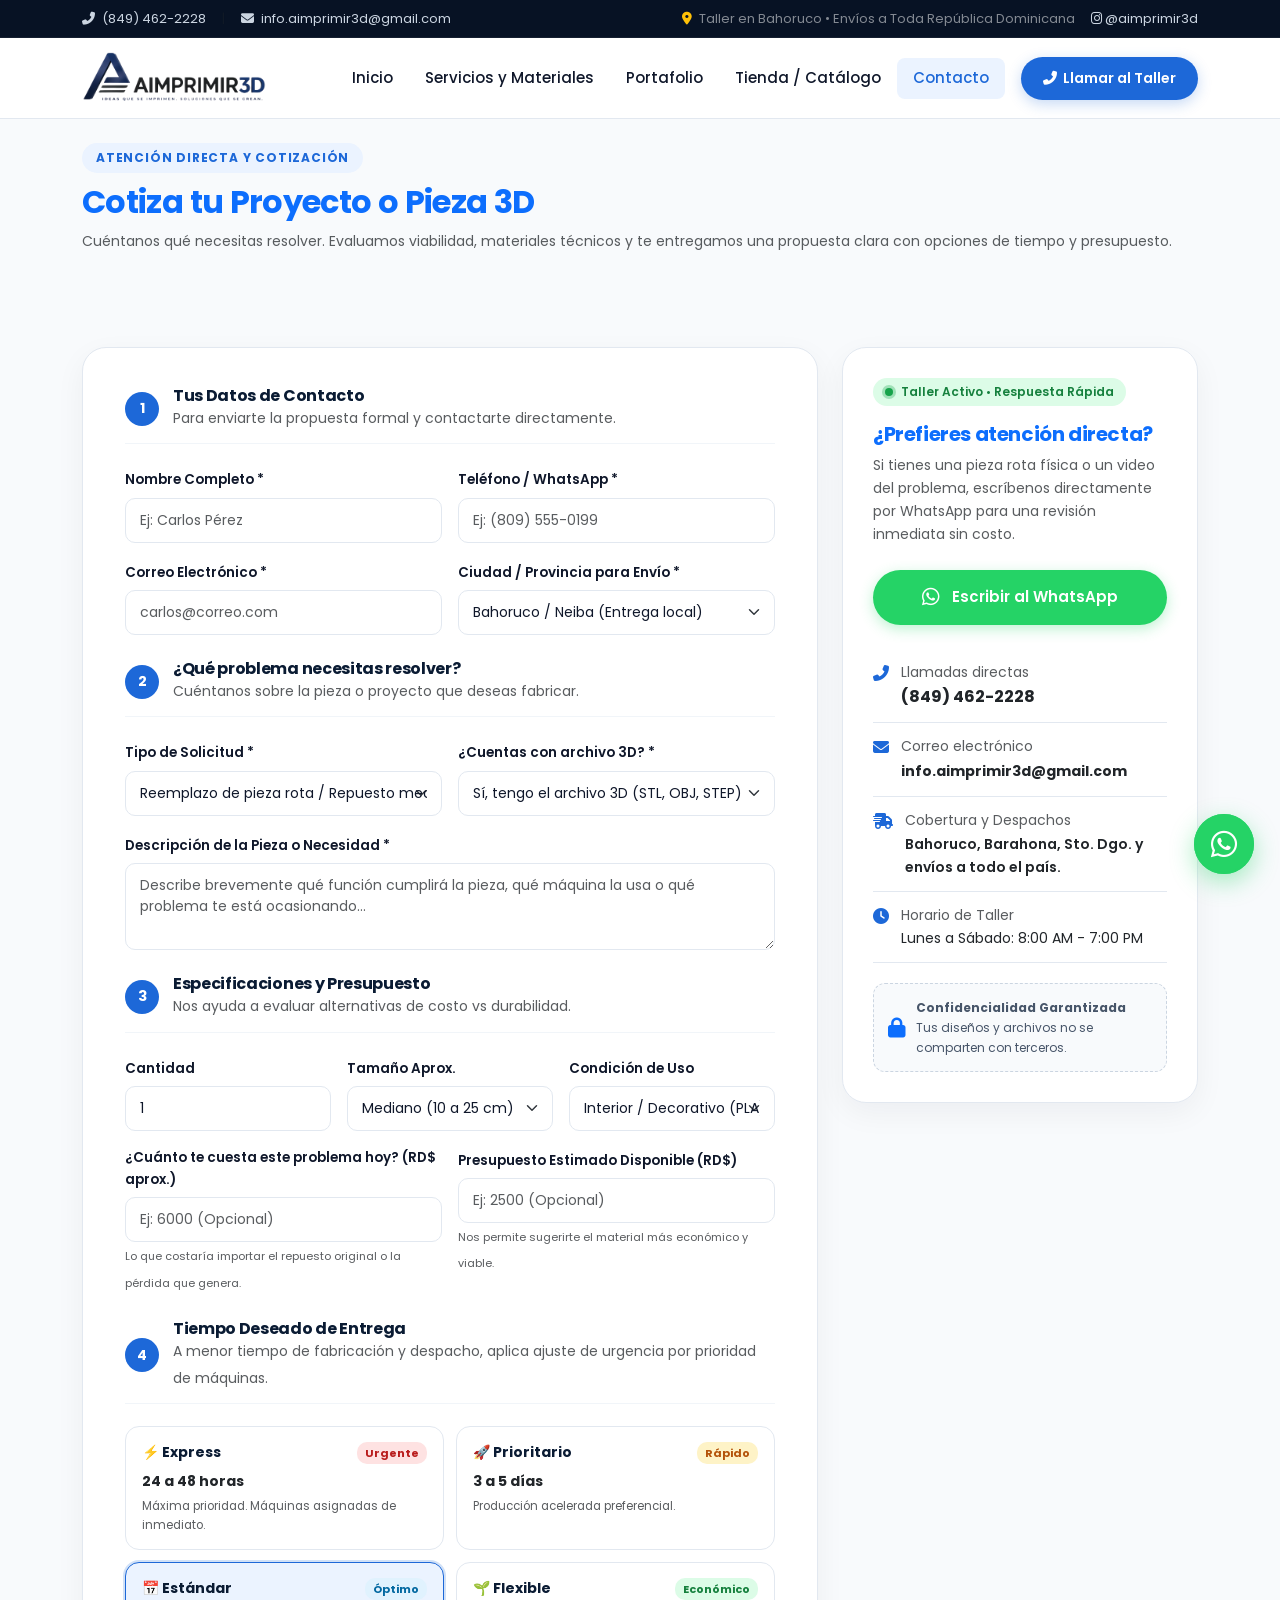
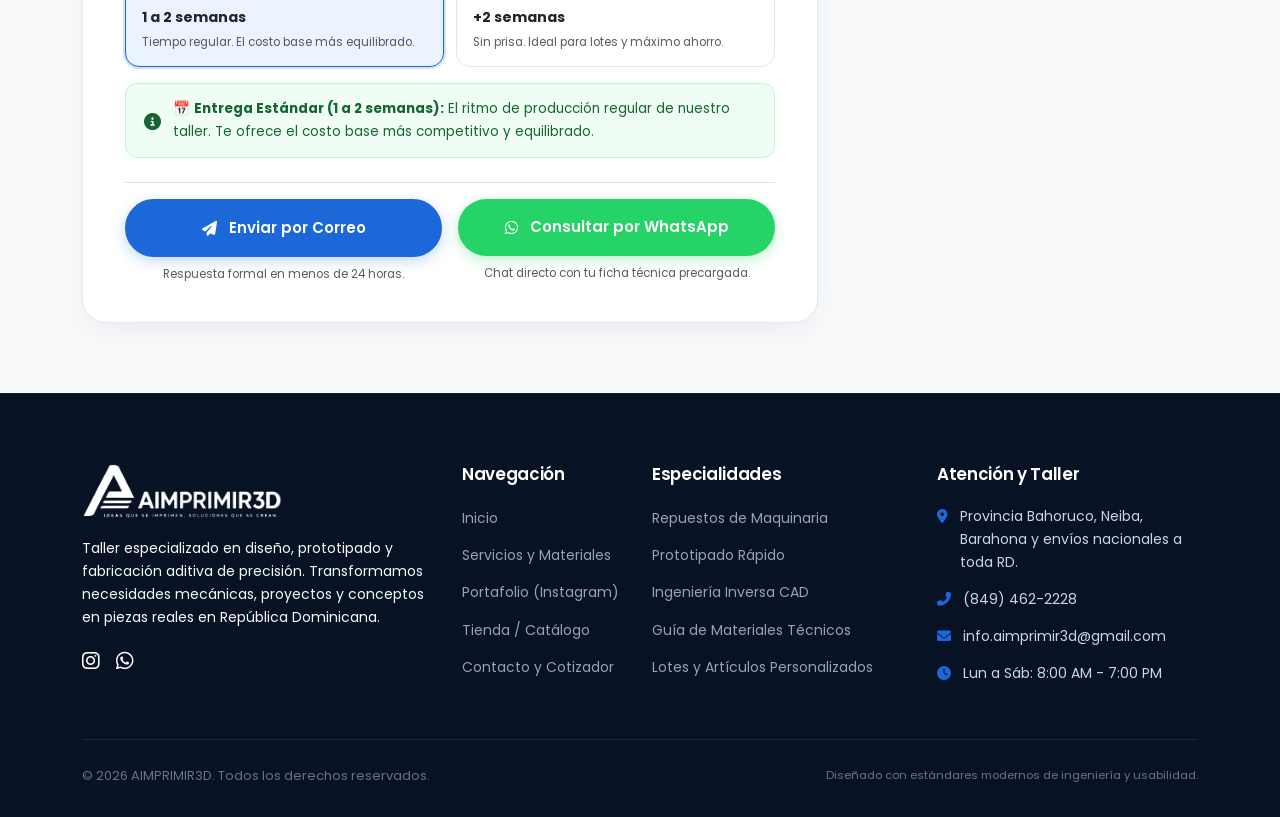
<file: public/assets/pag/contacto.html>
<!DOCTYPE html>
<html lang="es">
<head>
  <meta charset="UTF-8">
  <meta http-equiv="refresh" content="0; url=../../contacto.html">
  <title>Redireccionando a Contacto | AIMPRIMIR3D</title>
  <script>
    window.location.href = "../../contacto.html";
  </script>
</head>
<body style="font-family: sans-serif; text-align: center; padding: 50px;">
  <p>Redirigiendo al nuevo centro de contacto y cotización de AIMPRIMIR3D...</p>
  <p>Si no eres redirigido automáticamente, <a href="../../contacto.html">haz clic aquí</a>.</p>
</body>
</html>
</file>
<file: public/assets/css/style.css>
/* ==========================================================================
   AIMPRIMIR3D - SISTEMA DE DISEÑO MODERNO, HUMANO Y LUMINOSO (REFINADO)
   ========================================================================== */

:root {
  /* Paleta de Color */
  --primary: #0a1b33;          /* Azul marino profundo de alta gama */
  --primary-hover: #061122;
  --accent: #1d68d8;           /* Azul técnico de precisión */
  --accent-hover: #1550a8;
  --accent-light: #ebf3ff;
  --accent-soft: rgba(29, 104, 216, 0.08);

  /* Acentos de Conversión */
  --urgency-amber: #d97706;
  --urgency-amber-soft: #fef3c7;
  --whatsapp: #25d366;
  --whatsapp-dark: #128c7e;

  /* Neutros & Superficies Luminosas */
  --bg-page: #f8fafc;          /* Fondo base limpio y aireado */
  --bg-white: #ffffff;
  --bg-subtle: #f1f5f9;
  --text-main: #0f172a;        /* Texto carbón de alta legibilidad */
  --text-muted: #475569;
  --text-light: #64748b;
  --border-color: #e2e8f0;
  --border-focus: #93c5fd;

  /* Sombras y Elevaciones Suaves */
  --shadow-xs: 0 1px 3px rgba(15, 23, 42, 0.04);
  --shadow-sm: 0 4px 12px rgba(15, 23, 42, 0.05);
  --shadow-md: 0 10px 25px rgba(15, 23, 42, 0.07);
  --shadow-lg: 0 20px 40px rgba(15, 23, 42, 0.09);
  --shadow-hover: 0 16px 36px rgba(15, 27, 51, 0.12);

  /* Transición */
  --transition: all 0.25s cubic-bezier(0.16, 1, 0.3, 1);
}

* {
  font-family: 'Poppins', -apple-system, BlinkMacSystemFont, "Segoe UI", Roboto, sans-serif;
  box-sizing: border-box;
}

body {
  color: var(--text-main);
  background-color: var(--bg-page);
  line-height: 1.65;
  overflow-x: hidden;
  -webkit-font-smoothing: antialiased;
}

/* ==========================================================================
   TIPOGRAFÍA Y ELEMENTOS BASE
   ========================================================================== */

h1, h2, h3, h4, h5, h6 {
  color: var(--primary);
  font-weight: 700;
  letter-spacing: -0.02em;
}

p {
  color: var(--text-muted);
}

.text-brand-primary { color: var(--primary) !important; }
.text-brand-accent { color: var(--accent) !important; }

/* Botones Modernos */
.btn-primary-custom {
  background-color: var(--accent);
  color: #ffffff !important;
  font-weight: 600;
  font-size: 15px;
  padding: 13px 28px;
  border-radius: 50px;
  border: 2px solid var(--accent);
  transition: var(--transition);
  display: inline-flex;
  align-items: center;
  justify-content: center;
  gap: 8px;
  text-decoration: none;
  box-shadow: 0 4px 14px rgba(29, 104, 216, 0.25);
}

.btn-primary-custom:hover {
  background-color: var(--primary);
  border-color: var(--primary);
  transform: translateY(-2px);
  box-shadow: 0 8px 22px rgba(15, 27, 51, 0.25);
}

.btn-outline-custom {
  background-color: var(--bg-white);
  color: var(--primary) !important;
  font-weight: 600;
  font-size: 15px;
  padding: 13px 26px;
  border-radius: 50px;
  border: 1.5px solid var(--border-color);
  transition: var(--transition);
  display: inline-flex;
  align-items: center;
  justify-content: center;
  gap: 8px;
  text-decoration: none;
  box-shadow: var(--shadow-xs);
}

.btn-outline-custom:hover {
  background-color: var(--bg-subtle);
  border-color: #cbd5e1;
  color: var(--accent) !important;
  transform: translateY(-2px);
}

.btn-whatsapp-custom {
  background-color: var(--whatsapp);
  color: #ffffff !important;
  font-weight: 600;
  font-size: 15px;
  padding: 13px 26px;
  border-radius: 50px;
  border: none;
  transition: var(--transition);
  display: inline-flex;
  align-items: center;
  justify-content: center;
  gap: 8px;
  text-decoration: none;
  box-shadow: 0 4px 14px rgba(37, 211, 102, 0.3);
}

.btn-whatsapp-custom:hover {
  background-color: var(--whatsapp-dark);
  transform: translateY(-2px);
  box-shadow: 0 8px 22px rgba(37, 211, 102, 0.4);
}

/* ==========================================================================
   TOP BAR & NAVEGACIÓN
   ========================================================================== */

.top-bar {
  background: #071224;
  color: #cbd5e1;
  padding: 8px 0;
  font-size: 13px;
  border-bottom: 1px solid rgba(255, 255, 255, 0.06);
}

.top-bar a {
  color: #cbd5e1;
  text-decoration: none;
  transition: var(--transition);
}

.top-bar a:hover {
  color: #ffffff;
}

.navbar {
  background: rgba(255, 255, 255, 0.96);
  backdrop-filter: blur(16px);
  -webkit-backdrop-filter: blur(16px);
  border-bottom: 1px solid var(--border-color);
  padding: 14px 0;
  transition: var(--transition);
}

.navbar-brand img {
  height: 52px;
  transition: var(--transition);
}

.nav-link {
  font-weight: 500;
  font-size: 15px;
  color: var(--text-main) !important;
  padding: 8px 16px !important;
  border-radius: 8px;
  transition: var(--transition);
}

.nav-link:hover,
.nav-link.active {
  color: var(--accent) !important;
  background-color: var(--accent-light);
}

.navbar .btn-nav-cta {
  background-color: var(--accent);
  color: #ffffff !important;
  border-radius: 50px;
  padding: 10px 22px !important;
  font-weight: 600;
  font-size: 14px;
  box-shadow: 0 4px 14px rgba(29, 104, 216, 0.25);
  transition: var(--transition);
  display: inline-flex;
  align-items: center;
  gap: 6px;
}

.navbar .btn-nav-cta:hover {
  background-color: var(--primary);
  transform: translateY(-2px);
  box-shadow: 0 6px 18px rgba(15, 27, 51, 0.3);
}

/* ==========================================================================
   HERO MODERNO Y LUMINOSO (SHOWCASE VISUAL)
   ========================================================================== */

.hero-showcase {
  background: linear-gradient(180deg, #ffffff 0%, #f1f5f9 100%);
  padding: 60px 0 80px;
  position: relative;
  overflow: hidden;
}

.hero-pill-badge {
  display: inline-flex;
  align-items: center;
  gap: 8px;
  background: #ffffff;
  border: 1px solid #e2e8f0;
  padding: 6px 16px;
  border-radius: 50px;
  font-size: 12.5px;
  font-weight: 600;
  color: var(--accent);
  box-shadow: var(--shadow-xs);
  margin-bottom: 22px;
}

.hero-title {
  font-size: 3.4rem;
  font-weight: 800;
  line-height: 1.15;
  color: var(--primary);
  margin-bottom: 20px;
  letter-spacing: -0.03em;
}

.hero-subtitle {
  font-size: 1.18rem;
  color: var(--text-muted);
  max-width: 680px;
  margin: 0 auto 34px;
  line-height: 1.6;
}

.hero-slider-frame {
  position: relative;
  background: #0f172a;
  border-radius: 24px;
  overflow: hidden;
  box-shadow: 0 25px 60px -15px rgba(15, 23, 42, 0.25);
  border: 1px solid rgba(226, 232, 240, 0.8);
  margin-top: 40px;
}

.hero-slider-frame .carousel-item {
  height: 480px;
  background-color: #0b1728;
}

.hero-slider-frame .carousel-item img {
  width: 100%;
  height: 100%;
  object-fit: cover;
  object-position: center;
  transition: transform 6s ease;
}

.hero-slider-frame .carousel-item.active img {
  transform: scale(1.03);
}

.hero-photo-tag {
  position: absolute;
  bottom: 24px;
  left: 24px;
  background: rgba(15, 23, 42, 0.85);
  backdrop-filter: blur(12px);
  -webkit-backdrop-filter: blur(12px);
  color: #ffffff;
  padding: 12px 20px;
  border-radius: 14px;
  border: 1px solid rgba(255, 255, 255, 0.15);
  display: flex;
  align-items: center;
  gap: 12px;
  box-shadow: 0 10px 25px rgba(0, 0, 0, 0.3);
  z-index: 5;
  max-width: 480px;
}

.hero-photo-tag .tag-icon {
  width: 40px;
  height: 40px;
  border-radius: 10px;
  background: var(--accent);
  color: #ffffff;
  display: flex;
  align-items: center;
  justify-content: center;
  font-size: 18px;
  flex-shrink: 0;
}

.hero-carousel-indicators {
  position: absolute;
  bottom: 24px;
  right: 24px;
  margin: 0;
  display: flex;
  gap: 8px;
  z-index: 5;
}

.hero-carousel-indicators [data-bs-target] {
  width: 28px;
  height: 8px;
  border-radius: 4px;
  background-color: rgba(255, 255, 255, 0.4);
  border: none;
  transition: var(--transition);
}

.hero-carousel-indicators .active {
  width: 48px;
  background-color: #ffffff;
}

.trust-cards-row {
  margin-top: -30px;
  position: relative;
  z-index: 10;
}

.trust-card {
  background: #ffffff;
  border-radius: 18px;
  padding: 24px;
  border: 1px solid var(--border-color);
  box-shadow: var(--shadow-md);
  transition: var(--transition);
  height: 100%;
  display: flex;
  align-items: center;
  gap: 16px;
}

.trust-card:hover {
  transform: translateY(-4px);
  box-shadow: var(--shadow-lg);
  border-color: #cbd5e1;
}

.trust-card .trust-icon {
  width: 52px;
  height: 52px;
  border-radius: 14px;
  background: var(--accent-light);
  color: var(--accent);
  display: flex;
  align-items: center;
  justify-content: center;
  font-size: 22px;
  flex-shrink: 0;
}

/* ==========================================================================
   COMPOSICIÓN VISUAL DE AUTORIDAD Y TALLER (SOBRE NOSOTROS)
   ========================================================================== */

.showcase-grid-composite {
  display: grid;
  grid-template-columns: 1fr 1fr;
  grid-template-rows: 240px 200px;
  gap: 16px;
}

.composite-card-large {
  grid-column: 1 / -1;
  border-radius: 20px;
  overflow: hidden;
  position: relative;
  border: 1px solid var(--border-color);
  box-shadow: var(--shadow-md);
  background: #0a172c;
}

.composite-card-large img {
  width: 100%;
  height: 100%;
  object-fit: cover;
  object-position: 28% center; /* Enfoca exactamente en las piezas mecánicas de slide2 */
  transition: transform 0.5s ease;
}

.composite-card-large:hover img {
  transform: scale(1.04);
}

.composite-tag-floating {
  position: absolute;
  bottom: 14px;
  left: 14px;
  right: 14px;
  background: rgba(10, 23, 44, 0.88);
  backdrop-filter: blur(10px);
  -webkit-backdrop-filter: blur(10px);
  color: #ffffff;
  padding: 10px 16px;
  border-radius: 12px;
  font-size: 12.5px;
  border: 1px solid rgba(255, 255, 255, 0.15);
  display: flex;
  align-items: center;
  gap: 10px;
}

.composite-card-small {
  border-radius: 20px;
  overflow: hidden;
  position: relative;
  border: 1px solid var(--border-color);
  box-shadow: var(--shadow-sm);
  background: #0a172c;
}

.composite-card-small img {
  width: 100%;
  height: 100%;
  object-fit: cover;
  object-position: 18% center; /* Enfoca en el dragón detallado de slide1 */
  transition: transform 0.5s ease;
}

.composite-card-small:hover img {
  transform: scale(1.04);
}

.composite-card-metric {
  background: linear-gradient(135deg, #0a1b33 0%, #173666 100%);
  border-radius: 20px;
  padding: 22px;
  color: #ffffff;
  border: 1px solid rgba(255, 255, 255, 0.1);
  box-shadow: var(--shadow-sm);
  display: flex;
  flex-direction: column;
  justify-content: center;
}

.composite-card-metric h4 {
  color: #ffffff;
  font-size: 1.5rem;
  font-weight: 800;
  margin-bottom: 4px;
}

.composite-card-metric p {
  color: #cbd5e1;
  font-size: 12px;
  margin-bottom: 0;
  line-height: 1.5;
}

/* Tarjetas de Garantía de Confianza */
.trust-benefit-card {
  background: #ffffff;
  border: 1.5px solid var(--border-color);
  border-radius: 16px;
  padding: 18px 20px;
  margin-bottom: 14px;
  box-shadow: var(--shadow-xs);
  transition: var(--transition);
  display: flex;
  align-items: flex-start;
  gap: 16px;
}

.trust-benefit-card:hover {
  border-color: #93c5fd;
  box-shadow: var(--shadow-sm);
  transform: translateY(-2px);
}

.trust-benefit-icon {
  width: 44px;
  height: 44px;
  border-radius: 12px;
  background: var(--accent-light);
  color: var(--accent);
  display: flex;
  align-items: center;
  justify-content: center;
  font-size: 20px;
  flex-shrink: 0;
}

.trust-benefit-card h6 {
  font-size: 14.5px;
  font-weight: 700;
  color: var(--primary);
  margin-bottom: 3px;
}

.trust-benefit-card p {
  font-size: 13px;
  color: var(--text-muted);
  margin-bottom: 0;
  line-height: 1.5;
}

/* Imágenes fijas para páginas de servicios */
.service-image-box {
  width: 100%;
  height: 380px;
  border-radius: 20px;
  overflow: hidden;
  box-shadow: var(--shadow-sm);
  border: 1px solid var(--border-color);
  background: #0f172a;
}

.service-image-box img {
  width: 100%;
  height: 100%;
  object-fit: cover;
  object-position: 28% center;
  transition: transform 0.4s ease;
}

.service-image-box:hover img {
  transform: scale(1.03);
}

/* ==========================================================================
   SECCIONES Y COMPONENTES
   ========================================================================== */

.section-padding {
  padding: 70px 0;
}

.section-badge {
  display: inline-block;
  background: var(--accent-light);
  color: var(--accent);
  padding: 5px 14px;
  border-radius: 50px;
  font-size: 12px;
  font-weight: 700;
  text-transform: uppercase;
  letter-spacing: 0.8px;
  margin-bottom: 10px;
}

.section-title {
  font-size: 2.2rem;
  font-weight: 700;
  margin-bottom: 16px;
  color: var(--primary);
}

.section-subtitle {
  font-size: 1.05rem;
  color: var(--text-muted);
  max-width: 650px;
}

.card-custom {
  background: #ffffff;
  border: 1px solid var(--border-color);
  border-radius: 20px;
  padding: 28px;
  transition: var(--transition);
  box-shadow: var(--shadow-xs);
}

.card-custom:hover {
  transform: translateY(-4px);
  box-shadow: var(--shadow-hover);
  border-color: #cbd5e1;
}

.icon-box-badge {
  width: 54px;
  height: 54px;
  border-radius: 16px;
  display: flex;
  align-items: center;
  justify-content: center;
  font-size: 22px;
  background: var(--accent-light);
  color: var(--accent);
  margin-bottom: 18px;
  transition: var(--transition);
}

.card-custom:hover .icon-box-badge {
  background: var(--accent);
  color: #ffffff;
  transform: scale(1.05);
}

.solution-card {
  border-radius: 20px;
  border: 1px solid var(--border-color);
  background: #ffffff;
  padding: 28px;
  height: 100%;
  display: flex;
  flex-direction: column;
  box-shadow: var(--shadow-xs);
  transition: var(--transition);
}

.solution-card:hover {
  transform: translateY(-6px);
  box-shadow: var(--shadow-hover);
  border-color: #93c5fd;
}

.solution-card .tag-user {
  display: inline-block;
  font-size: 12px;
  font-weight: 600;
  padding: 5px 12px;
  border-radius: 20px;
  background: var(--bg-subtle);
  color: var(--primary);
  margin-bottom: 16px;
  width: fit-content;
}

.problem-box {
  background: #fff1f2;
  border-left: 4px solid #f43f5e;
  padding: 12px 16px;
  border-radius: 6px;
  margin-bottom: 14px;
  font-size: 13.5px;
  color: #9f1239;
}

.solution-box {
  background: #ecfdf5;
  border-left: 4px solid #10b981;
  padding: 12px 16px;
  border-radius: 6px;
  margin-bottom: 20px;
  font-size: 13.5px;
  color: #065f46;
}

.step-number {
  width: 46px;
  height: 46px;
  background: var(--primary);
  color: #ffffff;
  border-radius: 12px;
  display: flex;
  align-items: center;
  justify-content: center;
  font-size: 1.25rem;
  font-weight: 700;
  margin-bottom: 18px;
}

/* Materiales */
.material-card {
  border: 1px solid var(--border-color);
  border-radius: 18px;
  padding: 26px;
  background: #ffffff;
  height: 100%;
  transition: var(--transition);
  box-shadow: var(--shadow-xs);
}

.material-card:hover {
  box-shadow: var(--shadow-md);
  border-color: var(--accent);
  transform: translateY(-4px);
}

.material-pill {
  font-weight: 700;
  font-size: 14px;
  padding: 5px 14px;
  border-radius: 30px;
}

.spec-meter {
  display: flex;
  align-items: center;
  justify-content: space-between;
  margin-bottom: 8px;
  font-size: 13px;
}

/* Portafolio */
.portfolio-filter-btn {
  border: 1px solid var(--border-color);
  background: #ffffff;
  color: var(--text-main);
  padding: 9px 22px;
  border-radius: 50px;
  font-weight: 500;
  font-size: 14px;
  margin: 4px;
  transition: var(--transition);
  cursor: pointer;
  box-shadow: var(--shadow-xs);
}

.portfolio-filter-btn.active,
.portfolio-filter-btn:hover {
  background: var(--primary);
  color: #ffffff;
  border-color: var(--primary);
  box-shadow: var(--shadow-sm);
}

.portfolio-card {
  border-radius: 20px;
  overflow: hidden;
  border: 1px solid var(--border-color);
  background: #ffffff;
  box-shadow: var(--shadow-xs);
  transition: var(--transition);
  height: 100%;
  display: flex;
  flex-direction: column;
}

.portfolio-card:hover {
  transform: translateY(-6px);
  box-shadow: var(--shadow-hover);
}

.portfolio-thumb {
  height: 240px;
  overflow: hidden;
  position: relative;
  background: #f1f5f9;
}

.portfolio-thumb img {
  width: 100%;
  height: 100%;
  object-fit: cover;
  transition: transform 0.4s ease;
}

.portfolio-card:hover .portfolio-thumb img {
  transform: scale(1.05);
}

.portfolio-body {
  padding: 24px;
  flex-grow: 1;
  display: flex;
  flex-direction: column;
}

.meta-badge {
  font-size: 12px;
  font-weight: 600;
  color: var(--accent);
  background: var(--accent-light);
  padding: 4px 12px;
  border-radius: 20px;
  display: inline-block;
  margin-bottom: 12px;
  width: fit-content;
}

/* Tienda */
.store-card {
  border-radius: 20px;
  border: 1px solid var(--border-color);
  background: #ffffff;
  overflow: hidden;
  box-shadow: var(--shadow-xs);
  transition: var(--transition);
  display: flex;
  flex-direction: column;
  height: 100%;
}

.store-card:hover {
  transform: translateY(-6px);
  box-shadow: var(--shadow-hover);
  border-color: #cbd5e1;
}

.store-thumb {
  height: 230px;
  background: #f8fafc;
  position: relative;
  overflow: hidden;
  display: flex;
  align-items: center;
  justify-content: center;
}

.store-thumb img {
  width: 100%;
  height: 100%;
  object-fit: cover;
}

.store-status-badge {
  position: absolute;
  top: 14px;
  left: 14px;
  font-size: 11px;
  font-weight: 700;
  text-transform: uppercase;
  padding: 4px 12px;
  border-radius: 20px;
  background: rgba(15, 23, 42, 0.85);
  backdrop-filter: blur(8px);
  -webkit-backdrop-filter: blur(8px);
  color: #ffffff;
  letter-spacing: 0.5px;
}

.store-body {
  padding: 24px;
  flex-grow: 1;
  display: flex;
  flex-direction: column;
}

.store-price {
  font-size: 1.35rem;
  font-weight: 700;
  color: var(--primary);
  margin-top: auto;
  padding-top: 14px;
}

/* Cotizador y Contacto */
.quote-box {
  background: #ffffff;
  border-radius: 24px;
  border: 1px solid var(--border-color);
  box-shadow: 0 10px 30px rgba(15, 23, 42, 0.05);
  padding: 38px 42px;
}

.quote-step-header {
  display: flex;
  align-items: center;
  gap: 14px;
  margin-bottom: 22px;
  padding-bottom: 12px;
  border-bottom: 1.5px solid var(--bg-subtle);
}

.quote-step-header .step-badge {
  width: 34px;
  height: 34px;
  background: var(--accent);
  color: #ffffff;
  border-radius: 50%;
  display: flex;
  align-items: center;
  justify-content: center;
  font-weight: 700;
  font-size: 14px;
  flex-shrink: 0;
}

.urgency-grid {
  display: grid;
  grid-template-columns: repeat(2, 1fr);
  gap: 12px;
  margin-bottom: 16px;
}

.urgency-option {
  position: relative;
  cursor: pointer;
}

.urgency-option input[type="radio"] {
  position: absolute;
  opacity: 0;
  pointer-events: none;
}

.urgency-card-ui {
  border: 1.5px solid var(--border-color);
  border-radius: 14px;
  padding: 14px 16px;
  background: #ffffff;
  transition: var(--transition);
  height: 100%;
}

.urgency-card-ui:hover {
  border-color: #93c5fd;
  background: #f8fafc;
}

.urgency-option input[type="radio"]:checked + .urgency-card-ui {
  border-color: var(--accent);
  background: var(--accent-light);
  box-shadow: 0 0 0 2px rgba(29, 104, 216, 0.2);
}

.urgency-header {
  display: flex;
  align-items: center;
  justify-content: space-between;
  margin-bottom: 6px;
}

.urgency-header .urgency-title {
  font-weight: 700;
  font-size: 14px;
  color: var(--primary);
}

.urgency-impact-pill {
  font-size: 11px;
  font-weight: 700;
  padding: 2px 8px;
  border-radius: 10px;
}

.pill-express { background: #fee2e2; color: #b91c1c; }
.pill-priority { background: #fef3c7; color: #b45309; }
.pill-standard { background: #e0f2fe; color: #0369a1; }
.pill-flexible { background: #dcfce7; color: #15803d; }

.time-cost-banner {
  border-radius: 12px;
  padding: 14px 18px;
  display: flex;
  align-items: center;
  gap: 12px;
  font-size: 13.5px;
  margin-top: 12px;
  transition: var(--transition);
}

.banner-urgent {
  background: #fffbeb;
  border: 1px solid #fde68a;
  color: #92400e;
}

.banner-standard {
  background: #f0fdf4;
  border: 1px solid #bbf7d0;
  color: #166534;
}

.form-label-custom {
  font-weight: 600;
  font-size: 13.5px;
  color: var(--text-main);
  margin-bottom: 6px;
}

.form-control, .form-select {
  border-radius: 10px;
  padding: 11px 14px;
  border: 1.5px solid var(--border-color);
  font-size: 14px;
  color: var(--text-main);
  transition: var(--transition);
}

.form-control:focus, .form-select:focus {
  border-color: var(--accent);
  box-shadow: 0 0 0 3px rgba(29, 104, 216, 0.15);
}

/* Sidebar contacto */
.contact-sidebar-card {
  background: #ffffff;
  border-radius: 24px;
  border: 1px solid var(--border-color);
  box-shadow: 0 10px 30px rgba(15, 23, 42, 0.05);
  padding: 30px;
  position: sticky;
  top: 90px;
}

.taller-status-badge {
  display: inline-flex;
  align-items: center;
  gap: 8px;
  font-size: 12px;
  font-weight: 600;
  color: #15803d;
  background: #dcfce7;
  padding: 4px 12px;
  border-radius: 20px;
  margin-bottom: 16px;
}

.status-dot {
  width: 8px;
  height: 8px;
  border-radius: 50%;
  background: #16a34a;
  box-shadow: 0 0 0 3px rgba(22, 163, 74, 0.3);
}

.contact-quick-item {
  display: flex;
  align-items: flex-start;
  gap: 12px;
  padding: 12px 0;
  border-bottom: 1px solid var(--border-color);
}

.contact-quick-item:last-child {
  border-bottom: none;
}

.contact-quick-item i {
  color: var(--accent);
  font-size: 16px;
  margin-top: 4px;
}

.confidential-pill {
  background: #f8fafc;
  border: 1px dashed #cbd5e1;
  border-radius: 12px;
  padding: 14px;
  display: flex;
  align-items: center;
  gap: 10px;
  font-size: 12px;
  color: var(--text-muted);
  margin-top: 20px;
}

/* WhatsApp flotante */
.whatsapp-float-btn {
  position: fixed;
  bottom: 26px;
  right: 26px;
  background-color: var(--whatsapp);
  color: #ffffff !important;
  width: 60px;
  height: 60px;
  border-radius: 50%;
  display: flex;
  align-items: center;
  justify-content: center;
  font-size: 30px;
  box-shadow: 0 8px 24px rgba(37, 211, 102, 0.4);
  z-index: 1040;
  text-decoration: none;
  transition: var(--transition);
}

.whatsapp-float-btn:hover {
  background-color: var(--whatsapp-dark);
  transform: scale(1.08) translateY(-4px);
  box-shadow: 0 12px 30px rgba(37, 211, 102, 0.5);
}

.whatsapp-float-btn .pulse-ring {
  position: absolute;
  width: 100%;
  height: 100%;
  border-radius: 50%;
  border: 2px solid var(--whatsapp);
  animation: pulse-border 2s infinite ease-out;
  pointer-events: none;
}

@keyframes pulse-border {
  0% { transform: scale(1); opacity: 0.8; }
  100% { transform: scale(1.4); opacity: 0; }
}

/* Footer */
.footer-main {
  background: #071224;
  color: #94a3b8;
  padding: 70px 0 30px;
  border-top: 1px solid rgba(255, 255, 255, 0.06);
  position: relative;
  z-index: 1;
}

.footer-main h5 {
  color: #ffffff;
  font-size: 1.05rem;
  font-weight: 600;
  margin-bottom: 20px;
}

.footer-links {
  list-style: none;
  padding: 0;
  margin: 0;
}

.footer-links li {
  margin-bottom: 11px;
}

.footer-links a {
  color: #94a3b8;
  text-decoration: none;
  font-size: 14px;
  transition: var(--transition);
}

.footer-links a:hover {
  color: #ffffff;
  padding-left: 4px;
}

.footer-contact-item {
  display: flex;
  align-items: flex-start;
  gap: 12px;
  margin-bottom: 14px;
  font-size: 14px;
  color: #cbd5e1;
}

.footer-contact-item i {
  color: var(--accent);
  margin-top: 4px;
}

.footer-contact-item a {
  color: #cbd5e1;
  text-decoration: none;
  transition: var(--transition);
}

.footer-contact-item a:hover {
  color: #ffffff;
}

.footer-bottom {
  padding-top: 25px;
  margin-top: 40px;
  border-top: 1px solid rgba(255, 255, 255, 0.08);
  font-size: 13px;
  color: #64748b;
}

/* Responsive */
@media (max-width: 991px) {
  .hero-title {
    font-size: 2.5rem;
  }
  .hero-slider-frame .carousel-item {
    height: 380px;
  }
  .quote-box {
    padding: 26px 20px;
  }
  .urgency-grid {
    grid-template-columns: 1fr;
  }
  .contact-sidebar-card {
    position: static;
    margin-top: 30px;
  }
  .showcase-grid-composite {
    grid-template-rows: 200px 160px;
  }
}

@media (max-width: 576px) {
  .hero-title {
    font-size: 2rem;
  }
  .hero-slider-frame .carousel-item {
    height: 280px;
  }
  .hero-photo-tag {
    bottom: 12px;
    left: 12px;
    right: 12px;
    padding: 10px 14px;
    font-size: 12px;
  }
  .whatsapp-float-btn {
    bottom: 18px;
    right: 18px;
    width: 52px;
    height: 52px;
    font-size: 26px;
  }
  .showcase-grid-composite {
    grid-template-columns: 1fr;
    grid-template-rows: auto;
  }
  .composite-card-large {
    height: 200px;
  }
  .composite-card-small {
    height: 180px;
  }
}
</file>
